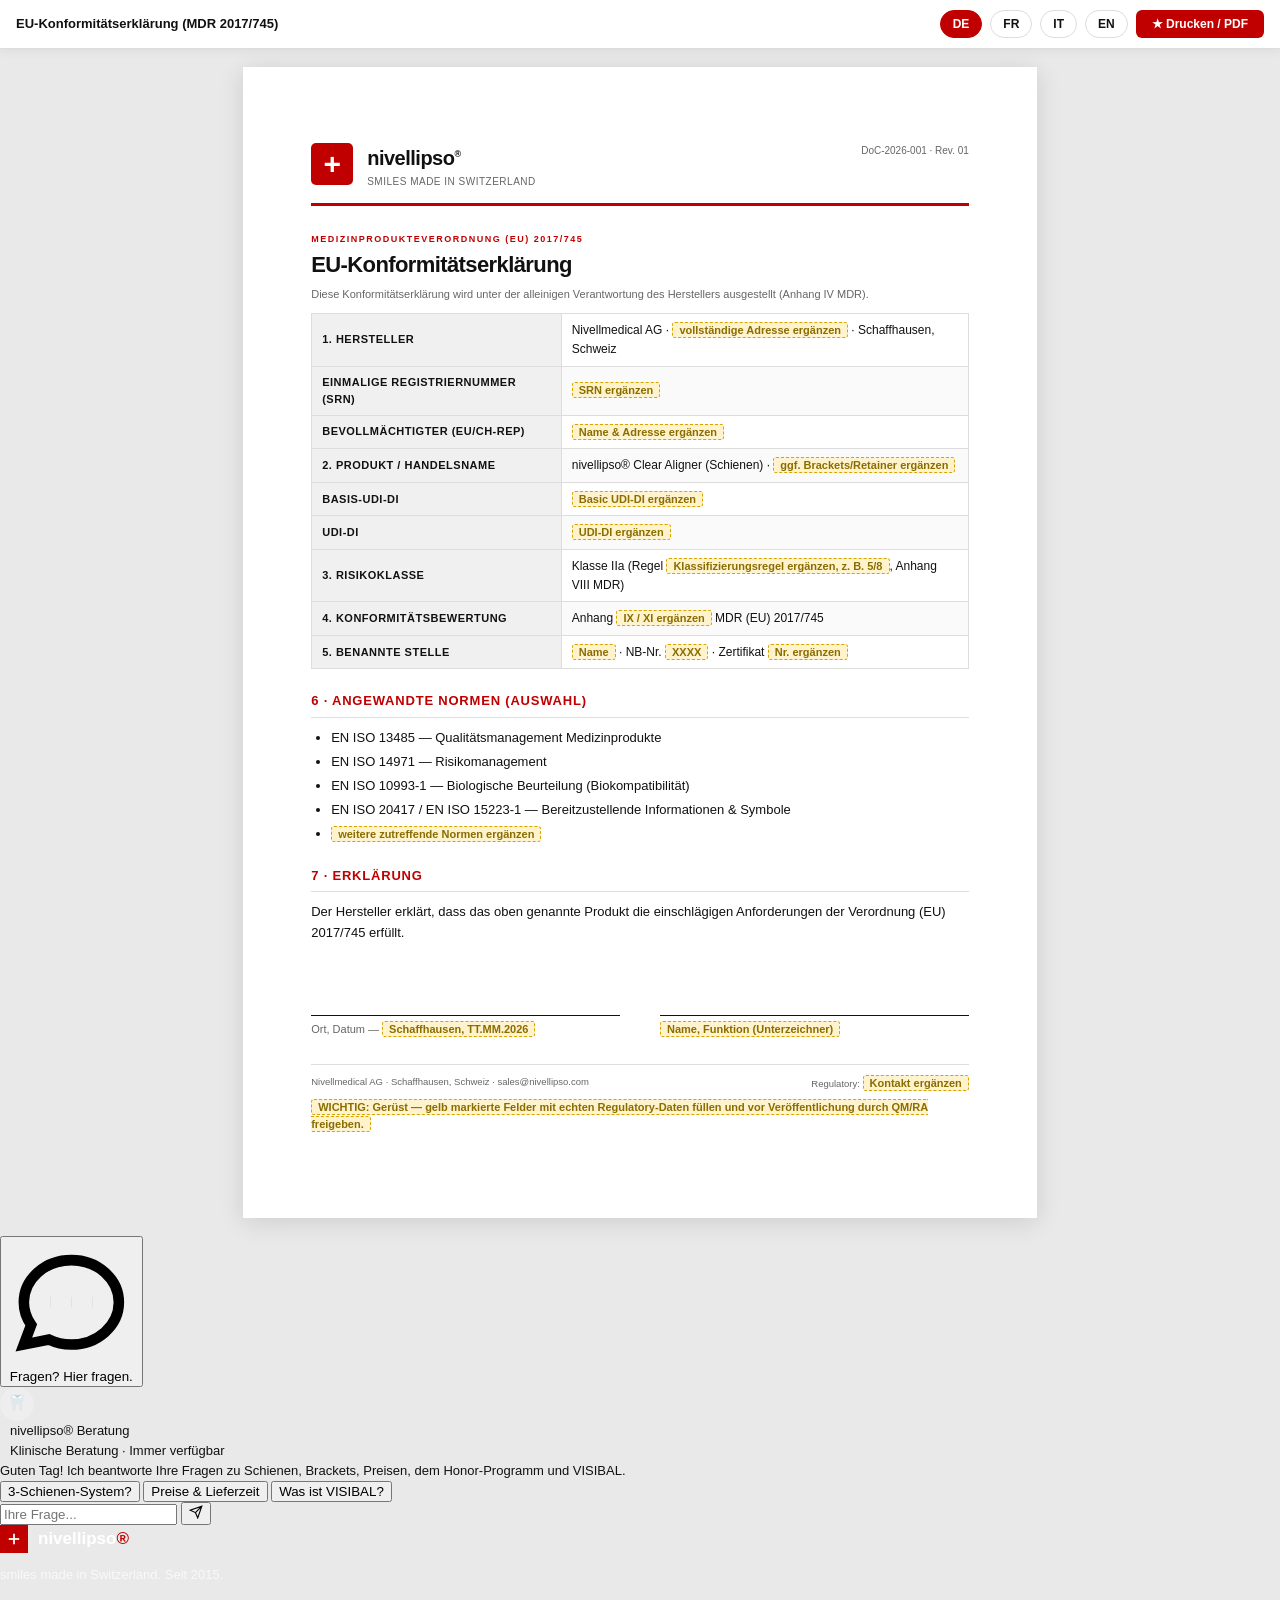
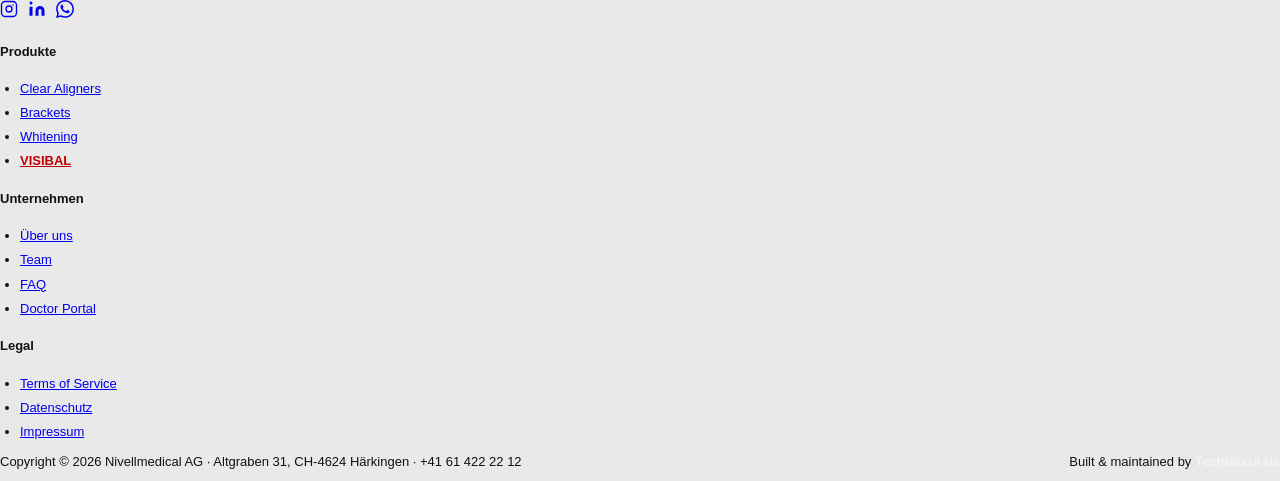
<file: dokumente/konformitaetserklaerung.html>
﻿<!DOCTYPE html>
<html lang="de">
<head>
<meta charset="utf-8"/>
<meta name="viewport" content="width=device-width, initial-scale=1"/>
<title>nivellipso® — EU-Konformitätserklärung</title>
<link rel="stylesheet" href="../assets/css/nivell-form.css?v=20260612"/>
</head>
<body>

<div class="toolbar">
  <span class="tb-title">EU-Konformitätserklärung (MDR 2017/745)</span>
  <button class="lang-pill" data-lang="de">DE</button>
  <button class="lang-pill" data-lang="fr">FR</button>
  <button class="lang-pill" data-lang="it">IT</button>
  <button class="lang-pill" data-lang="en">EN</button>
  <button class="print-btn" onclick="nivellPrint()">★ Drucken / PDF</button>
</div>

<!-- ════════ DE ════════ -->
<section class="lang-section" data-lang="de">
<div class="page">
  <div class="doc-head">
    <div class="logo-sq"></div>
    <div><div class="brand-name">nivellipso<sup>®</sup></div><div class="brand-sub">smiles made in Switzerland</div></div>
    <div class="doc-meta">DoC-2026-001 · Rev. 01</div>
  </div>
  <div class="doc-tag">Medizinprodukteverordnung (EU) 2017/745</div>
  <h1 class="doc-title">EU-Konformitätserklärung</h1>
  <p class="small">Diese Konformitätserklärung wird unter der alleinigen Verantwortung des Herstellers ausgestellt (Anhang IV MDR).</p>

  <table class="def-table">
    <tr><th>1. Hersteller</th><td>Nivellmedical AG · <span class="placeholder">vollständige Adresse ergänzen</span> · Schaffhausen, Schweiz</td></tr>
    <tr><th>Einmalige Registriernummer (SRN)</th><td><span class="placeholder">SRN ergänzen</span></td></tr>
    <tr><th>Bevollmächtigter (EU/CH-Rep)</th><td><span class="placeholder">Name &amp; Adresse ergänzen</span></td></tr>
    <tr><th>2. Produkt / Handelsname</th><td>nivellipso® Clear Aligner (Schienen) · <span class="placeholder">ggf. Brackets/Retainer ergänzen</span></td></tr>
    <tr><th>Basis-UDI-DI</th><td><span class="placeholder">Basic UDI-DI ergänzen</span></td></tr>
    <tr><th>UDI-DI</th><td><span class="placeholder">UDI-DI ergänzen</span></td></tr>
    <tr><th>3. Risikoklasse</th><td>Klasse IIa (Regel <span class="placeholder">Klassifizierungsregel ergänzen, z. B. 5/8</span>, Anhang VIII MDR)</td></tr>
    <tr><th>4. Konformitätsbewertung</th><td>Anhang <span class="placeholder">IX / XI ergänzen</span> MDR (EU) 2017/745</td></tr>
    <tr><th>5. Benannte Stelle</th><td><span class="placeholder">Name</span> · NB-Nr. <span class="placeholder">XXXX</span> · Zertifikat <span class="placeholder">Nr. ergänzen</span></td></tr>
  </table>

  <h2 class="sec">6 · Angewandte Normen (Auswahl)</h2>
  <ul>
    <li>EN ISO 13485 — Qualitätsmanagement Medizinprodukte</li>
    <li>EN ISO 14971 — Risikomanagement</li>
    <li>EN ISO 10993-1 — Biologische Beurteilung (Biokompatibilität)</li>
    <li>EN ISO 20417 / EN ISO 15223-1 — Bereitzustellende Informationen &amp; Symbole</li>
    <li><span class="placeholder">weitere zutreffende Normen ergänzen</span></li>
  </ul>

  <h2 class="sec">7 · Erklärung</h2>
  <p>Der Hersteller erklärt, dass das oben genannte Produkt die einschlägigen Anforderungen der Verordnung (EU) 2017/745 erfüllt.</p>

  <div class="sig-grid">
    <div class="sig"><div class="sig-line">Ort, Datum — <span class="placeholder">Schaffhausen, TT.MM.2026</span></div></div>
    <div class="sig"><div class="sig-line"><span class="placeholder">Name, Funktion (Unterzeichner)</span></div></div>
  </div>

  <div class="doc-foot">
    <span>Nivellmedical AG · Schaffhausen, Schweiz · sales@nivellipso.com</span>
    <span>Regulatory: <span class="placeholder">Kontakt ergänzen</span></span>
  </div>
  <p class="small" style="margin-top:8px;"><span class="placeholder">WICHTIG: Gerüst — gelb markierte Felder mit echten Regulatory-Daten füllen und vor Veröffentlichung durch QM/RA freigeben.</span></p>
</div>
</section>

<!-- ════════ FR ════════ -->
<section class="lang-section" data-lang="fr">
<div class="page">
  <div class="doc-head">
    <div class="logo-sq"></div>
    <div><div class="brand-name">nivellipso<sup>®</sup></div><div class="brand-sub">smiles made in Switzerland</div></div>
    <div class="doc-meta">DoC-2026-001 · Rév. 01</div>
  </div>
  <div class="doc-tag">Règlement (UE) 2017/745 relatif aux dispositifs médicaux</div>
  <h1 class="doc-title">Déclaration UE de conformité</h1>
  <p class="small">La présente déclaration est établie sous la seule responsabilité du fabricant (Annexe IV MDR).</p>

  <table class="def-table">
    <tr><th>1. Fabricant</th><td>Nivellmedical AG · <span class="placeholder">adresse complète à compléter</span> · Schaffhouse, Suisse</td></tr>
    <tr><th>Numéro d'enregistrement (SRN)</th><td><span class="placeholder">SRN à compléter</span></td></tr>
    <tr><th>Mandataire (UE/CH)</th><td><span class="placeholder">nom &amp; adresse à compléter</span></td></tr>
    <tr><th>2. Produit / nom commercial</th><td>nivellipso® Clear Aligners (gouttières) · <span class="placeholder">brackets/contention le cas échéant</span></td></tr>
    <tr><th>IUD-ID de base</th><td><span class="placeholder">Basic UDI-DI à compléter</span></td></tr>
    <tr><th>IUD-ID</th><td><span class="placeholder">UDI-DI à compléter</span></td></tr>
    <tr><th>3. Classe de risque</th><td>Classe IIa (règle <span class="placeholder">à compléter</span>, Annexe VIII MDR)</td></tr>
    <tr><th>4. Évaluation de la conformité</th><td>Annexe <span class="placeholder">IX / XI à compléter</span> MDR (UE) 2017/745</td></tr>
    <tr><th>5. Organisme notifié</th><td><span class="placeholder">nom</span> · n° ON <span class="placeholder">XXXX</span> · certificat <span class="placeholder">n° à compléter</span></td></tr>
  </table>

  <h2 class="sec">6 · Normes appliquées (sélection)</h2>
  <ul>
    <li>EN ISO 13485 — Management de la qualité (dispositifs médicaux)</li>
    <li>EN ISO 14971 — Gestion des risques</li>
    <li>EN ISO 10993-1 — Évaluation biologique (biocompatibilité)</li>
    <li>EN ISO 20417 / EN ISO 15223-1 — Informations à fournir &amp; symboles</li>
    <li><span class="placeholder">autres normes applicables à compléter</span></li>
  </ul>

  <h2 class="sec">7 · Déclaration</h2>
  <p>Le fabricant déclare que le produit ci-dessus satisfait aux exigences applicables du règlement (UE) 2017/745.</p>

  <div class="sig-grid">
    <div class="sig"><div class="sig-line">Lieu, date — <span class="placeholder">Schaffhouse, JJ.MM.2026</span></div></div>
    <div class="sig"><div class="sig-line"><span class="placeholder">nom, fonction (signataire)</span></div></div>
  </div>

  <div class="doc-foot">
    <span>Nivellmedical AG · Schaffhouse, Suisse · sales@nivellipso.com</span>
    <span>Regulatory : <span class="placeholder">contact à compléter</span></span>
  </div>
  <p class="small" style="margin-top:8px;"><span class="placeholder">IMPORTANT : trame — compléter les champs en jaune avec les données réglementaires réelles et faire valider par QM/RA avant publication.</span></p>
</div>
</section>

<!-- ════════ IT ════════ -->
<section class="lang-section" data-lang="it">
<div class="page">
  <div class="doc-head">
    <div class="logo-sq"></div>
    <div><div class="brand-name">nivellipso<sup>®</sup></div><div class="brand-sub">smiles made in Switzerland</div></div>
    <div class="doc-meta">DoC-2026-001 · Rev. 01</div>
  </div>
  <div class="doc-tag">Regolamento (UE) 2017/745 sui dispositivi medici</div>
  <h1 class="doc-title">Dichiarazione di conformità UE</h1>
  <p class="small">La presente dichiarazione è rilasciata sotto la responsabilità esclusiva del fabbricante (Allegato IV MDR).</p>

  <table class="def-table">
    <tr><th>1. Fabbricante</th><td>Nivellmedical AG · <span class="placeholder">indirizzo completo da inserire</span> · Sciaffusa, Svizzera</td></tr>
    <tr><th>Numero di registrazione (SRN)</th><td><span class="placeholder">SRN da inserire</span></td></tr>
    <tr><th>Mandatario (UE/CH)</th><td><span class="placeholder">nome &amp; indirizzo da inserire</span></td></tr>
    <tr><th>2. Prodotto / nome commerciale</th><td>nivellipso® Clear Aligners (allineatori) · <span class="placeholder">brackets/contenzione se del caso</span></td></tr>
    <tr><th>UDI-DI di base</th><td><span class="placeholder">Basic UDI-DI da inserire</span></td></tr>
    <tr><th>UDI-DI</th><td><span class="placeholder">UDI-DI da inserire</span></td></tr>
    <tr><th>3. Classe di rischio</th><td>Classe IIa (regola <span class="placeholder">da inserire</span>, Allegato VIII MDR)</td></tr>
    <tr><th>4. Valutazione della conformità</th><td>Allegato <span class="placeholder">IX / XI da inserire</span> MDR (UE) 2017/745</td></tr>
    <tr><th>5. Organismo notificato</th><td><span class="placeholder">nome</span> · n. ON <span class="placeholder">XXXX</span> · certificato <span class="placeholder">n. da inserire</span></td></tr>
  </table>

  <h2 class="sec">6 · Norme applicate (selezione)</h2>
  <ul>
    <li>EN ISO 13485 — Gestione della qualità (dispositivi medici)</li>
    <li>EN ISO 14971 — Gestione del rischio</li>
    <li>EN ISO 10993-1 — Valutazione biologica (biocompatibilità)</li>
    <li>EN ISO 20417 / EN ISO 15223-1 — Informazioni da fornire &amp; simboli</li>
    <li><span class="placeholder">altre norme applicabili da inserire</span></li>
  </ul>

  <h2 class="sec">7 · Dichiarazione</h2>
  <p>Il fabbricante dichiara che il prodotto sopra indicato soddisfa i requisiti applicabili del regolamento (UE) 2017/745.</p>

  <div class="sig-grid">
    <div class="sig"><div class="sig-line">Luogo, data — <span class="placeholder">Sciaffusa, GG.MM.2026</span></div></div>
    <div class="sig"><div class="sig-line"><span class="placeholder">nome, funzione (firmatario)</span></div></div>
  </div>

  <div class="doc-foot">
    <span>Nivellmedical AG · Sciaffusa, Svizzera · sales@nivellipso.com</span>
    <span>Regulatory: <span class="placeholder">contatto da inserire</span></span>
  </div>
  <p class="small" style="margin-top:8px;"><span class="placeholder">IMPORTANTE: bozza — compilare i campi in giallo con dati regolatori reali e far approvare da QM/RA prima della pubblicazione.</span></p>
</div>
</section>

<!-- ════════ EN ════════ -->
<section class="lang-section" data-lang="en">
<div class="page">
  <div class="doc-head">
    <div class="logo-sq"></div>
    <div><div class="brand-name">nivellipso<sup>®</sup></div><div class="brand-sub">smiles made in Switzerland</div></div>
    <div class="doc-meta">DoC-2026-001 · Rev. 01</div>
  </div>
  <div class="doc-tag">Medical Device Regulation (EU) 2017/745</div>
  <h1 class="doc-title">EU Declaration of Conformity</h1>
  <p class="small">This declaration of conformity is issued under the sole responsibility of the manufacturer (Annex IV MDR).</p>

  <table class="def-table">
    <tr><th>1. Manufacturer</th><td>Nivellmedical AG · <span class="placeholder">add full address</span> · Schaffhausen, Switzerland</td></tr>
    <tr><th>Single Registration Number (SRN)</th><td><span class="placeholder">add SRN</span></td></tr>
    <tr><th>Authorised Representative (EU/CH)</th><td><span class="placeholder">add name &amp; address</span></td></tr>
    <tr><th>2. Product / trade name</th><td>nivellipso® Clear Aligners · <span class="placeholder">add brackets/retainers if applicable</span></td></tr>
    <tr><th>Basic UDI-DI</th><td><span class="placeholder">add Basic UDI-DI</span></td></tr>
    <tr><th>UDI-DI</th><td><span class="placeholder">add UDI-DI</span></td></tr>
    <tr><th>3. Risk class</th><td>Class IIa (rule <span class="placeholder">add rule</span>, Annex VIII MDR)</td></tr>
    <tr><th>4. Conformity assessment</th><td>Annex <span class="placeholder">IX / XI add</span> MDR (EU) 2017/745</td></tr>
    <tr><th>5. Notified Body</th><td><span class="placeholder">name</span> · NB no. <span class="placeholder">XXXX</span> · certificate <span class="placeholder">no. add</span></td></tr>
  </table>

  <h2 class="sec">6 · Applied standards (selection)</h2>
  <ul>
    <li>EN ISO 13485 — Quality management for medical devices</li>
    <li>EN ISO 14971 — Risk management</li>
    <li>EN ISO 10993-1 — Biological evaluation (biocompatibility)</li>
    <li>EN ISO 20417 / EN ISO 15223-1 — Information supplied &amp; symbols</li>
    <li><span class="placeholder">add other applicable standards</span></li>
  </ul>

  <h2 class="sec">7 · Declaration</h2>
  <p>The manufacturer declares that the product named above meets the applicable requirements of Regulation (EU) 2017/745.</p>

  <div class="sig-grid">
    <div class="sig"><div class="sig-line">Place, date — <span class="placeholder">Schaffhausen, DD.MM.2026</span></div></div>
    <div class="sig"><div class="sig-line"><span class="placeholder">name, role (signatory)</span></div></div>
  </div>

  <div class="doc-foot">
    <span>Nivellmedical AG · Schaffhausen, Switzerland · sales@nivellipso.com</span>
    <span>Regulatory: <span class="placeholder">add contact</span></span>
  </div>
  <p class="small" style="margin-top:8px;"><span class="placeholder">IMPORTANT: framework — fill the yellow fields with real regulatory data and have QM/RA approve before publication.</span></p>
</div>
</section>

<script src="../assets/js/nivell-form.js?v=20260612"></script>
<button class="chat-toggle" id="chatToggle" onclick="toggleNivellChat()">
<svg class="c-icon" fill="none" stroke="currentColor" stroke-width="2" viewbox="0 0 24 24"><path d="M8 12h.01M12 12h.01M16 12h.01M21 12c0 4.418-4.03 8-9 8a9.863 9.863 0 01-4.255-.949L3 20l1.395-3.72C3.512 15.042 3 13.574 3 12c0-4.418 4.03-8 9-8s9 3.582 9 8z"></path></svg>
<span class="c-label" data-i18n="cb_btn">Fragen? Hier fragen.</span>
<svg class="c-close" fill="none" stroke="currentColor" stroke-width="2" style="display:none;" viewbox="0 0 24 24"><path d="M6 18L18 6M6 6l12 12"></path></svg>
</button>
<div class="chat-window" id="chatWindow">
<div class="chat-hdr"><div style="width:34px;height:34px;background:rgba(255,255,255,.2);border-radius:50%;display:flex;align-items:center;justify-content:center;font-size:16px;flex-shrink:0;">🦷</div><div style="margin-left:10px;"><div class="chat-hdr-name" data-i18n="cb_name">nivellipso® Beratung</div><div class="chat-hdr-sub" data-i18n="cb_status">Klinische Beratung · Immer verfügbar</div></div></div>
<div class="chat-msgs" id="chatMessages"><div class="msg-bot" data-i18n="cb_welcome">Guten Tag! Ich beantworte Ihre Fragen zu Schienen, Brackets, Preisen, dem Honor-Programm und VISIBAL.</div></div>
<div class="chat-suggs" id="chatSugg">
<button class="sugg" data-i18n="cs1" onclick="sendNivellSugg(this)">3-Schienen-System?</button>
<button class="sugg" data-i18n="cs2" onclick="sendNivellSugg(this)">Preise &amp; Lieferzeit</button>
<button class="sugg" data-i18n="cs3" onclick="sendNivellSugg(this)">Was ist VISIBAL?</button>
</div>
<div class="chat-input-row">
<input class="chat-input" id="chatInput" onkeypress="if(event.key==='Enter')sendNivellChat()" placeholder="Ihre Frage..."/>
<button class="chat-send" onclick="sendNivellChat()"><svg fill="none" height="14" stroke="currentColor" stroke-width="2" viewbox="0 0 24 24" width="14"><path d="M22 2L11 13M22 2l-7 20-4-9-9-4 20-7z"></path></svg></button>
</div>
</div>
<footer class="n-footer">
<div class="n-footer-inner">
<div class="n-footer-grid">
<div class="n-footer-brand">
  <div style="display:flex;align-items:center;gap:10px;margin-bottom:12px;">
    <div style="width:28px;height:28px;background:var(--red);display:flex;align-items:center;justify-content:center;"><svg viewBox="0 0 16 16" fill="none" width="14" height="14"><rect x="7" y="2" width="2" height="12" fill="white"/><rect x="2" y="7" width="12" height="2" fill="white"/></svg></div>
    <span style="font-size:17px;font-weight:700;color:white;">nivellipso<span style="color:var(--red);">®</span></span>
  </div>
  <p style="font-size:13px;color:rgba(255,255,255,.72);line-height:1.6;max-width:260px;"><span data-i18n="h_badge">smiles made in Switzerland.</span> <span data-i18n="ft_since">Seit 2015.</span></p>
  <div class="n-fsoc-row" style="display:flex;gap:10px;margin-top:14px;">
    <a href="https://www.instagram.com/nivellipso" target="_blank" rel="noopener noreferrer" aria-label="Instagram" class="n-fsoc"><svg aria-hidden="true" focusable="false" viewBox="0 0 24 24" fill="none" stroke="currentColor" stroke-width="1.8" width="18" height="18"><rect x="2" y="2" width="20" height="20" rx="5"/><circle cx="12" cy="12" r="4"/><circle cx="17.5" cy="6.5" r="1" fill="currentColor" stroke="none"/></svg></a>
    <a href="https://www.linkedin.com/company/nivellipso" target="_blank" rel="noopener noreferrer" aria-label="LinkedIn" class="n-fsoc"><svg aria-hidden="true" focusable="false" viewBox="0 0 24 24" fill="currentColor" width="18" height="18"><path d="M16 8a6 6 0 016 6v7h-4v-7a2 2 0 00-2-2 2 2 0 00-2 2v7h-4v-7a6 6 0 016-6zM2 9h4v12H2z"/><circle cx="4" cy="4" r="2"/></svg></a>
    <a href="https://wa.me/41794697176" target="_blank" rel="noopener noreferrer" aria-label="WhatsApp" class="n-fsoc"><svg aria-hidden="true" focusable="false" viewBox="0 0 24 24" fill="currentColor" width="18" height="18"><path d="M17.472 14.382c-.297-.149-1.758-.867-2.03-.967-.273-.099-.471-.148-.67.15-.197.297-.767.966-.94 1.164-.173.199-.347.223-.644.075-.297-.15-1.255-.463-2.39-1.475-.883-.788-1.48-1.761-1.653-2.059-.173-.297-.018-.458.13-.606.134-.133.298-.347.446-.52.149-.174.198-.298.298-.497.099-.198.05-.371-.025-.52-.075-.149-.669-1.612-.916-2.207-.242-.579-.487-.5-.669-.51-.173-.008-.371-.01-.57-.01-.198 0-.52.074-.792.372-.272.297-1.04 1.016-1.04 2.479 0 1.462 1.065 2.875 1.213 3.074.149.198 2.096 3.2 5.077 4.487.709.306 1.262.489 1.694.625.712.227 1.36.195 1.871.118.571-.085 1.758-.719 2.006-1.413.248-.694.248-1.289.173-1.413-.074-.124-.272-.198-.57-.347m-5.421 7.403h-.004a9.87 9.87 0 01-5.031-1.378l-.361-.214-3.741.982.998-3.648-.235-.374a9.86 9.86 0 01-1.51-5.26c.001-5.45 4.436-9.884 9.888-9.884 2.64 0 5.122 1.03 6.988 2.898a9.825 9.825 0 012.893 6.994c-.003 5.45-4.437 9.884-9.885 9.884m8.413-18.297A11.815 11.815 0 0012.05 0C5.495 0 .16 5.335.157 11.892c0 2.096.547 4.142 1.588 5.945L.057 24l6.305-1.654a11.882 11.882 0 005.683 1.448h.005c6.554 0 11.89-5.335 11.893-11.893a11.821 11.821 0 00-3.48-8.413z"/></svg></a>
  </div>
</div>
<div class="n-footer-col">
  <h4>Produkte</h4>
  <ul>
    <li><a href="/aligner/">Clear Aligners</a></li>
    <li><a href="/brackets/">Brackets</a></li>
    <li><a href="/whitening/">Whitening</a></li>
    <li><a href="/visibal/" style="color:var(--red);font-weight:700;">VISIBAL</a></li>
  </ul>
</div>
<div class="n-footer-col">
  <h4>Unternehmen</h4>
  <ul>
    <li><a href="/#about">Über uns</a></li>
    <li><a href="/#contacts">Team</a></li>
    <li><a href="/#faq">FAQ</a></li>
    <li><a href="https://nivellonlign.com/" target="_blank" rel="noopener noreferrer">Doctor Portal</a></li>
  </ul>
</div>
<div class="n-footer-col">
  <h4>Legal</h4>
  <ul>
    <li><a href="/agb/">Terms of Service</a></li>
    <li><a href="/datenschutz/">Datenschutz</a></li>
    <li><a href="/impressum/">Impressum</a></li>
  </ul>
</div>
</div>
<div class="n-footer-bottom" style="display:flex;align-items:center;justify-content:space-between;flex-wrap:wrap;gap:6px;">
  <p>Copyright &copy; 2026 Nivellmedical AG &middot; Altgraben 31, CH-4624 H&auml;rkingen &middot; +41 61 422 22 12</p>
  <p>Built &amp; maintained by <a href="https://technextasia.com" target="_blank" rel="noopener noreferrer" style="color:rgba(255,255,255,.5);text-decoration:none;font-weight:700;" onmouseover="this.style.color='#fff'" onmouseout="this.style.color='rgba(255,255,255,.5)'">TechNextAsia</a></p>
</div>
</div>
</footer>
</body>
</html>
</file>
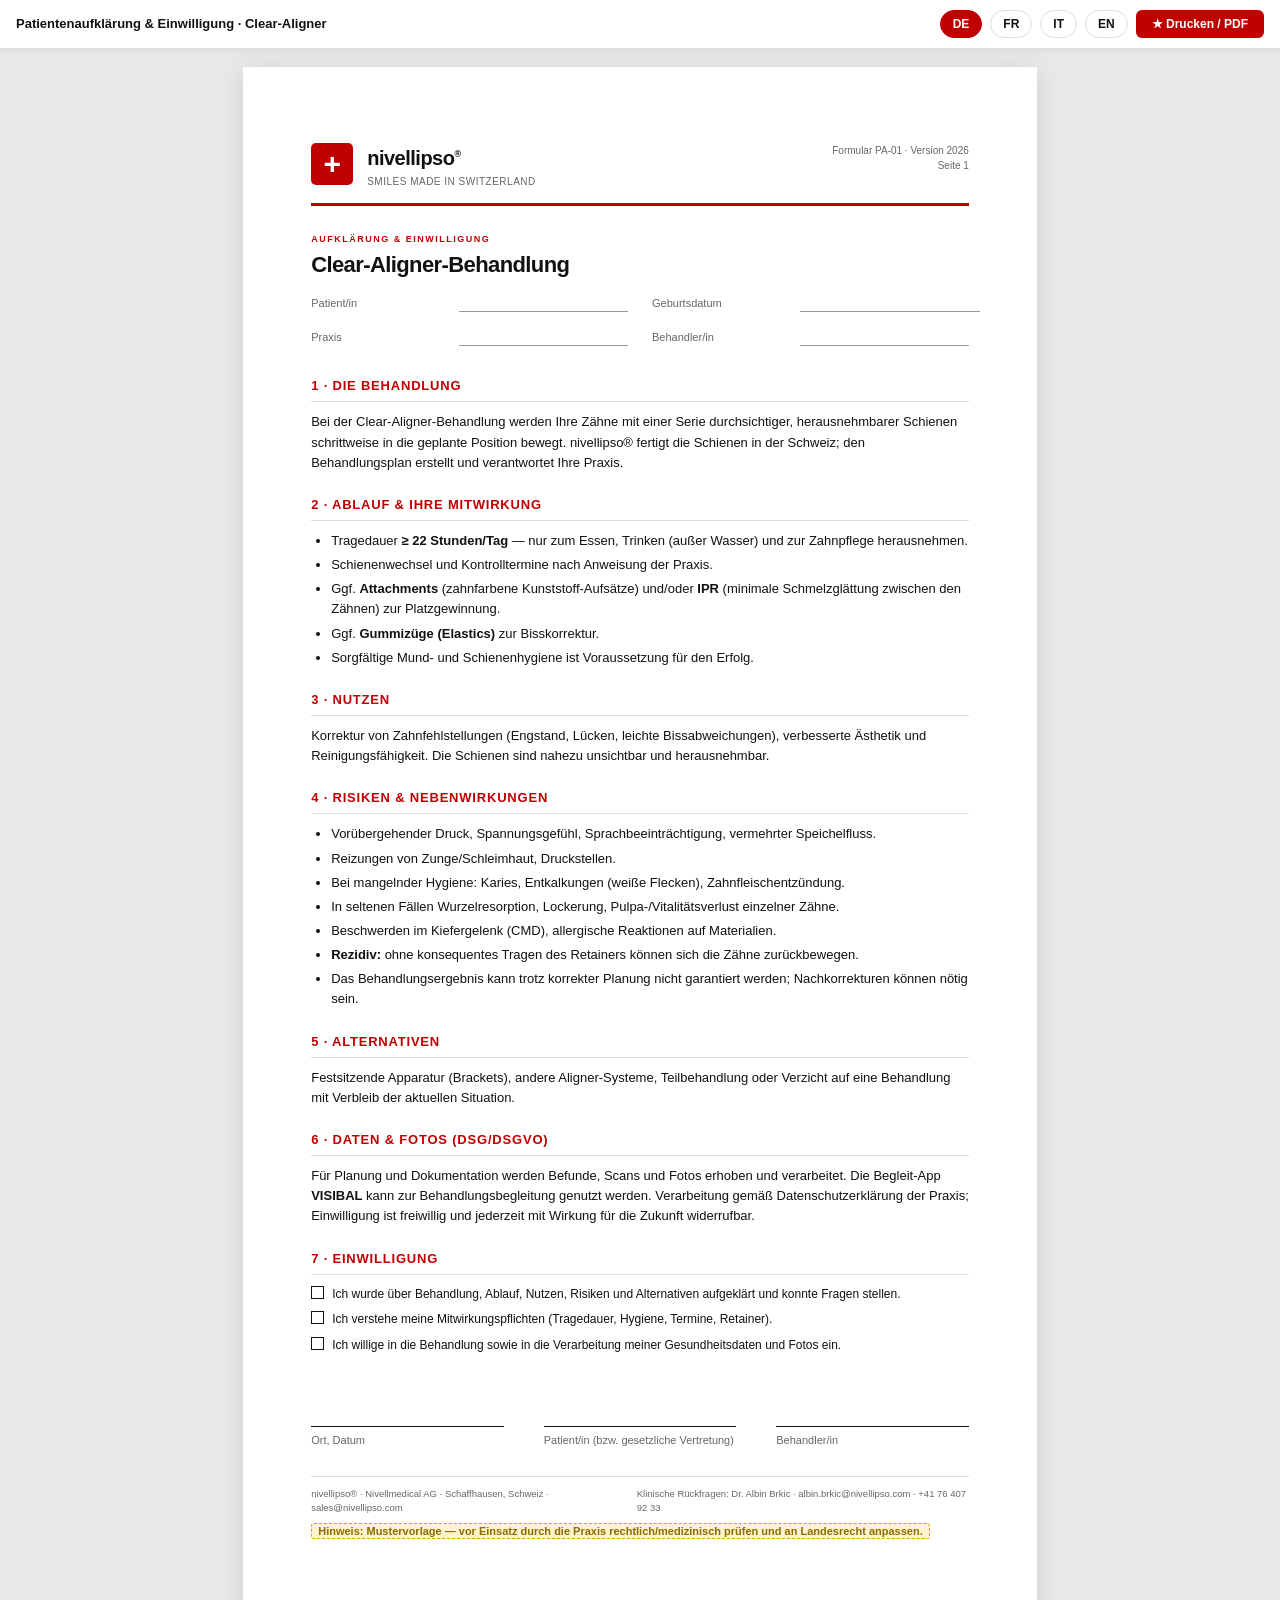
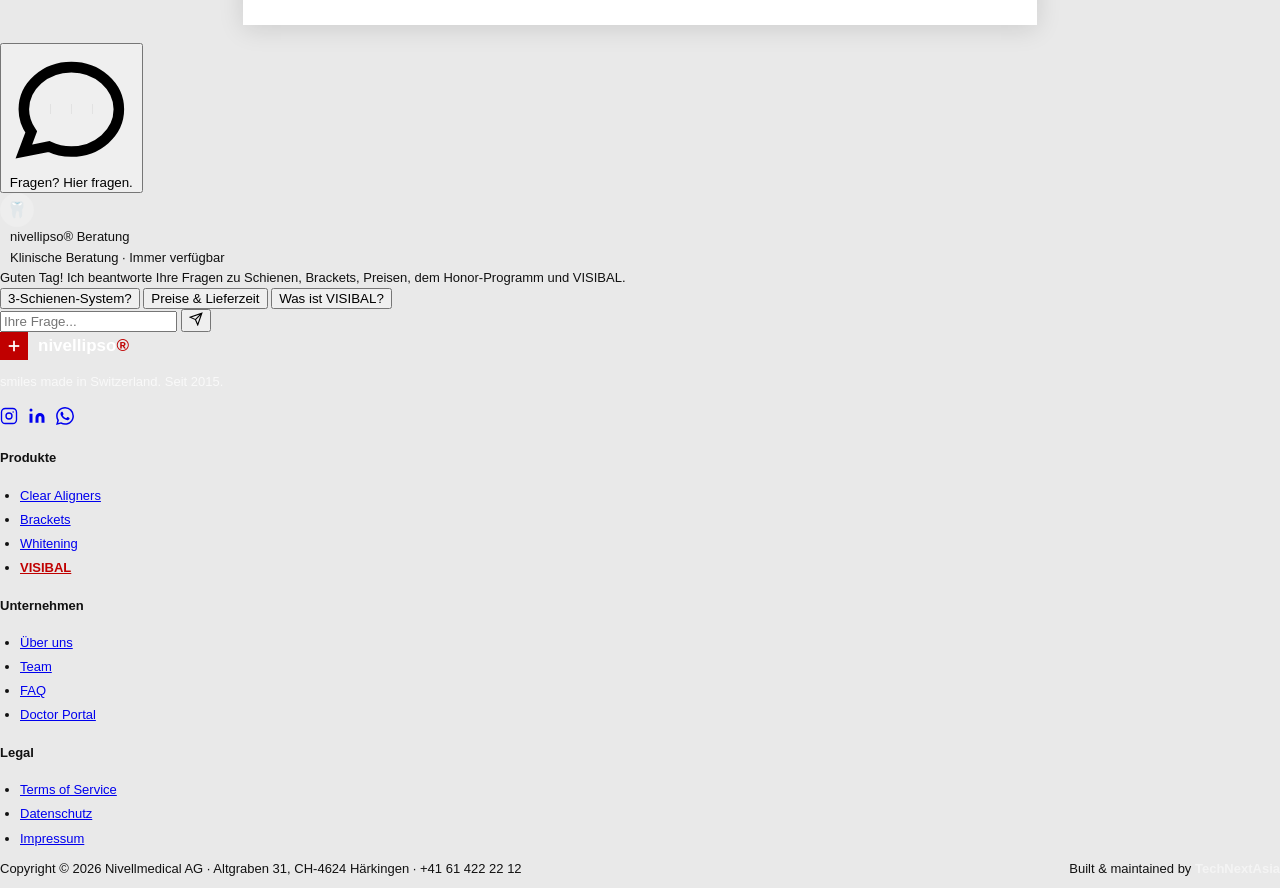
<file: dokumente/patientenaufklaerung.html>
﻿<!DOCTYPE html>
<html lang="de">
<head>
<meta charset="utf-8"/>
<meta name="viewport" content="width=device-width, initial-scale=1"/>
<title>nivellipso® — Patientenaufklärung Clear-Aligner</title>
<link rel="stylesheet" href="../assets/css/nivell-form.css?v=20260612"/>
</head>
<body>

<div class="toolbar">
  <span class="tb-title">Patientenaufklärung &amp; Einwilligung · Clear-Aligner</span>
  <button class="lang-pill" data-lang="de">DE</button>
  <button class="lang-pill" data-lang="fr">FR</button>
  <button class="lang-pill" data-lang="it">IT</button>
  <button class="lang-pill" data-lang="en">EN</button>
  <button class="print-btn" onclick="nivellPrint()">★ Drucken / PDF</button>
</div>

<!-- ════════════════════ DE ════════════════════ -->
<section class="lang-section" data-lang="de">
<div class="page">
  <div class="doc-head">
    <div class="logo-sq"></div>
    <div>
      <div class="brand-name">nivellipso<sup>®</sup></div>
      <div class="brand-sub">smiles made in Switzerland</div>
    </div>
    <div class="doc-meta">Formular PA-01 · Version 2026<br/>Seite 1</div>
  </div>
  <div class="doc-tag">Aufklärung &amp; Einwilligung</div>
  <h1 class="doc-title">Clear-Aligner-Behandlung</h1>

  <div class="row2">
    <div class="field"><label>Patient/in</label><span class="fill"></span></div>
    <div class="field"><label>Geburtsdatum</label><span class="fill short"></span></div>
  </div>
  <div class="row2">
    <div class="field"><label>Praxis</label><span class="fill"></span></div>
    <div class="field"><label>Behandler/in</label><span class="fill"></span></div>
  </div>

  <h2 class="sec">1 · Die Behandlung</h2>
  <p>Bei der Clear-Aligner-Behandlung werden Ihre Zähne mit einer Serie durchsichtiger, herausnehmbarer Schienen schrittweise in die geplante Position bewegt. nivellipso® fertigt die Schienen in der Schweiz; den Behandlungsplan erstellt und verantwortet Ihre Praxis.</p>

  <h2 class="sec">2 · Ablauf &amp; Ihre Mitwirkung</h2>
  <ul>
    <li>Tragedauer <strong>≥ 22 Stunden/Tag</strong> — nur zum Essen, Trinken (außer Wasser) und zur Zahnpflege herausnehmen.</li>
    <li>Schienenwechsel und Kontrolltermine nach Anweisung der Praxis.</li>
    <li>Ggf. <strong>Attachments</strong> (zahnfarbene Kunststoff-Aufsätze) und/oder <strong>IPR</strong> (minimale Schmelzglättung zwischen den Zähnen) zur Platzgewinnung.</li>
    <li>Ggf. <strong>Gummizüge (Elastics)</strong> zur Bisskorrektur.</li>
    <li>Sorgfältige Mund- und Schienenhygiene ist Voraussetzung für den Erfolg.</li>
  </ul>

  <h2 class="sec">3 · Nutzen</h2>
  <p>Korrektur von Zahnfehlstellungen (Engstand, Lücken, leichte Bissabweichungen), verbesserte Ästhetik und Reinigungsfähigkeit. Die Schienen sind nahezu unsichtbar und herausnehmbar.</p>

  <h2 class="sec">4 · Risiken &amp; Nebenwirkungen</h2>
  <ul>
    <li>Vorübergehender Druck, Spannungsgefühl, Sprachbeeinträchtigung, vermehrter Speichelfluss.</li>
    <li>Reizungen von Zunge/Schleimhaut, Druckstellen.</li>
    <li>Bei mangelnder Hygiene: Karies, Entkalkungen (weiße Flecken), Zahnfleischentzündung.</li>
    <li>In seltenen Fällen Wurzelresorption, Lockerung, Pulpa-/Vitalitätsverlust einzelner Zähne.</li>
    <li>Beschwerden im Kiefergelenk (CMD), allergische Reaktionen auf Materialien.</li>
    <li><strong>Rezidiv:</strong> ohne konsequentes Tragen des Retainers können sich die Zähne zurückbewegen.</li>
    <li>Das Behandlungsergebnis kann trotz korrekter Planung nicht garantiert werden; Nachkorrekturen können nötig sein.</li>
  </ul>

  <h2 class="sec">5 · Alternativen</h2>
  <p>Festsitzende Apparatur (Brackets), andere Aligner-Systeme, Teilbehandlung oder Verzicht auf eine Behandlung mit Verbleib der aktuellen Situation.</p>

  <h2 class="sec">6 · Daten &amp; Fotos (DSG/DSGVO)</h2>
  <p>Für Planung und Dokumentation werden Befunde, Scans und Fotos erhoben und verarbeitet. Die Begleit-App <strong>VISIBAL</strong> kann zur Behandlungsbegleitung genutzt werden. Verarbeitung gemäß Datenschutzerklärung der Praxis; Einwilligung ist freiwillig und jederzeit mit Wirkung für die Zukunft widerrufbar.</p>

  <h2 class="sec">7 · Einwilligung</h2>
  <div class="checkline"><span class="box"></span><span>Ich wurde über Behandlung, Ablauf, Nutzen, Risiken und Alternativen aufgeklärt und konnte Fragen stellen.</span></div>
  <div class="checkline"><span class="box"></span><span>Ich verstehe meine Mitwirkungspflichten (Tragedauer, Hygiene, Termine, Retainer).</span></div>
  <div class="checkline"><span class="box"></span><span>Ich willige in die Behandlung sowie in die Verarbeitung meiner Gesundheitsdaten und Fotos ein.</span></div>

  <div class="sig-grid">
    <div class="sig"><div class="sig-line">Ort, Datum</div></div>
    <div class="sig"><div class="sig-line">Patient/in (bzw. gesetzliche Vertretung)</div></div>
    <div class="sig"><div class="sig-line">Behandler/in</div></div>
  </div>

  <div class="doc-foot">
    <span>nivellipso® · Nivellmedical AG · Schaffhausen, Schweiz · sales@nivellipso.com</span>
    <span>Klinische Rückfragen: Dr. Albin Brkic · albin.brkic@nivellipso.com · +41 76 407 92 33</span>
  </div>
  <p class="small" style="margin-top:8px;"><span class="placeholder">Hinweis: Mustervorlage — vor Einsatz durch die Praxis rechtlich/medizinisch prüfen und an Landesrecht anpassen.</span></p>
</div>
</section>

<!-- ════════════════════ FR ════════════════════ -->
<section class="lang-section" data-lang="fr">
<div class="page">
  <div class="doc-head">
    <div class="logo-sq"></div>
    <div><div class="brand-name">nivellipso<sup>®</sup></div><div class="brand-sub">smiles made in Switzerland</div></div>
    <div class="doc-meta">Formulaire PA-01 · Version 2026<br/>Page 1</div>
  </div>
  <div class="doc-tag">Information &amp; Consentement</div>
  <h1 class="doc-title">Traitement par gouttières transparentes</h1>

  <div class="row2">
    <div class="field"><label>Patient(e)</label><span class="fill"></span></div>
    <div class="field"><label>Date de naissance</label><span class="fill short"></span></div>
  </div>
  <div class="row2">
    <div class="field"><label>Cabinet</label><span class="fill"></span></div>
    <div class="field"><label>Praticien(ne)</label><span class="fill"></span></div>
  </div>

  <h2 class="sec">1 · Le traitement</h2>
  <p>Le traitement par gouttières transparentes déplace progressivement vos dents vers la position planifiée à l'aide d'une série de gouttières amovibles. nivellipso® fabrique les gouttières en Suisse ; le plan de traitement est établi et assuré par votre cabinet.</p>

  <h2 class="sec">2 · Déroulement &amp; votre participation</h2>
  <ul>
    <li>Port <strong>≥ 22 heures/jour</strong> — retirer uniquement pour manger, boire (sauf l'eau) et l'hygiène.</li>
    <li>Changement des gouttières et rendez-vous selon les instructions du cabinet.</li>
    <li>Éventuellement <strong>taquets (attachments)</strong> et/ou <strong>IPR</strong> (réduction minime de l'émail entre les dents).</li>
    <li>Éventuellement <strong>élastiques</strong> pour corriger l'occlusion.</li>
    <li>Une hygiène soigneuse des dents et des gouttières est indispensable au succès.</li>
  </ul>

  <h2 class="sec">3 · Bénéfices</h2>
  <p>Correction des malpositions dentaires (encombrement, espaces, légers décalages d'occlusion), esthétique et hygiène améliorées. Les gouttières sont quasi invisibles et amovibles.</p>

  <h2 class="sec">4 · Risques &amp; effets indésirables</h2>
  <ul>
    <li>Pression passagère, tension, élocution modifiée, salivation accrue.</li>
    <li>Irritations de la langue/muqueuse, points de pression.</li>
    <li>En cas d'hygiène insuffisante : caries, déminéralisations (taches blanches), gingivite.</li>
    <li>Rarement : résorption radiculaire, mobilité, perte de vitalité de certaines dents.</li>
    <li>Troubles de l'articulation temporo-mandibulaire, réactions allergiques aux matériaux.</li>
    <li><strong>Récidive :</strong> sans port régulier de la contention, les dents peuvent se déplacer à nouveau.</li>
    <li>Le résultat ne peut être garanti malgré une planification correcte ; des retouches peuvent être nécessaires.</li>
  </ul>

  <h2 class="sec">5 · Alternatives</h2>
  <p>Appareil fixe (brackets), autres systèmes de gouttières, traitement partiel ou absence de traitement avec maintien de la situation actuelle.</p>

  <h2 class="sec">6 · Données &amp; photos (RGPD/LPD)</h2>
  <p>Des relevés, scans et photos sont collectés et traités pour la planification et la documentation. L'application <strong>VISIBAL</strong> peut accompagner le traitement. Traitement conforme à la déclaration de protection des données du cabinet ; le consentement est libre et révocable à tout moment pour l'avenir.</p>

  <h2 class="sec">7 · Consentement</h2>
  <div class="checkline"><span class="box"></span><span>J'ai été informé(e) du traitement, du déroulement, des bénéfices, des risques et des alternatives, et j'ai pu poser des questions.</span></div>
  <div class="checkline"><span class="box"></span><span>Je comprends mes obligations de participation (port, hygiène, rendez-vous, contention).</span></div>
  <div class="checkline"><span class="box"></span><span>Je consens au traitement ainsi qu'au traitement de mes données de santé et de mes photos.</span></div>

  <div class="sig-grid">
    <div class="sig"><div class="sig-line">Lieu, date</div></div>
    <div class="sig"><div class="sig-line">Patient(e) (ou représentant légal)</div></div>
    <div class="sig"><div class="sig-line">Praticien(ne)</div></div>
  </div>

  <div class="doc-foot">
    <span>nivellipso® · Nivellmedical AG · Schaffhouse, Suisse · sales@nivellipso.com</span>
    <span>Questions cliniques : Dr Albin Brkic · albin.brkic@nivellipso.com · +41 76 407 92 33</span>
  </div>
  <p class="small" style="margin-top:8px;"><span class="placeholder">Note : modèle — à vérifier juridiquement/médicalement et à adapter au droit local avant utilisation.</span></p>
</div>
</section>

<!-- ════════════════════ IT ════════════════════ -->
<section class="lang-section" data-lang="it">
<div class="page">
  <div class="doc-head">
    <div class="logo-sq"></div>
    <div><div class="brand-name">nivellipso<sup>®</sup></div><div class="brand-sub">smiles made in Switzerland</div></div>
    <div class="doc-meta">Modulo PA-01 · Versione 2026<br/>Pagina 1</div>
  </div>
  <div class="doc-tag">Informazione &amp; Consenso</div>
  <h1 class="doc-title">Trattamento con allineatori trasparenti</h1>

  <div class="row2">
    <div class="field"><label>Paziente</label><span class="fill"></span></div>
    <div class="field"><label>Data di nascita</label><span class="fill short"></span></div>
  </div>
  <div class="row2">
    <div class="field"><label>Studio</label><span class="fill"></span></div>
    <div class="field"><label>Odontoiatra</label><span class="fill"></span></div>
  </div>

  <h2 class="sec">1 · Il trattamento</h2>
  <p>Il trattamento con allineatori trasparenti sposta gradualmente i denti nella posizione pianificata tramite una serie di mascherine rimovibili. nivellipso® produce gli allineatori in Svizzera; il piano di trattamento è definito e gestito dal vostro studio.</p>

  <h2 class="sec">2 · Svolgimento &amp; la vostra collaborazione</h2>
  <ul>
    <li>Utilizzo <strong>≥ 22 ore/giorno</strong> — rimuovere solo per mangiare, bere (tranne acqua) e l'igiene.</li>
    <li>Cambio degli allineatori e controlli secondo le istruzioni dello studio.</li>
    <li>Eventuali <strong>attachment</strong> (rilievi in composito) e/o <strong>IPR</strong> (minima riduzione dello smalto tra i denti).</li>
    <li>Eventuali <strong>elastici</strong> per la correzione dell'occlusione.</li>
    <li>Un'accurata igiene dei denti e degli allineatori è indispensabile per il successo.</li>
  </ul>

  <h2 class="sec">3 · Benefici</h2>
  <p>Correzione delle malposizioni dentali (affollamento, spazi, lievi discrepanze occlusali), migliore estetica e igiene. Gli allineatori sono quasi invisibili e rimovibili.</p>

  <h2 class="sec">4 · Rischi &amp; effetti indesiderati</h2>
  <ul>
    <li>Pressione transitoria, tensione, alterazione della fonazione, aumento della salivazione.</li>
    <li>Irritazioni di lingua/mucosa, punti di pressione.</li>
    <li>In caso di igiene insufficiente: carie, demineralizzazioni (macchie bianche), gengivite.</li>
    <li>Raramente: riassorbimento radicolare, mobilità, perdita di vitalità di singoli denti.</li>
    <li>Disturbi dell'articolazione temporo-mandibolare, reazioni allergiche ai materiali.</li>
    <li><strong>Recidiva:</strong> senza un uso costante della contenzione i denti possono spostarsi nuovamente.</li>
    <li>Il risultato non può essere garantito nonostante una pianificazione corretta; possono essere necessari ritocchi.</li>
  </ul>

  <h2 class="sec">5 · Alternative</h2>
  <p>Apparecchio fisso (brackets), altri sistemi di allineatori, trattamento parziale o rinuncia al trattamento con mantenimento della situazione attuale.</p>

  <h2 class="sec">6 · Dati &amp; foto (GDPR/LPD)</h2>
  <p>Per la pianificazione e la documentazione vengono raccolti e trattati referti, scansioni e foto. L'app <strong>VISIBAL</strong> può accompagnare il trattamento. Trattamento conforme all'informativa privacy dello studio; il consenso è libero e revocabile in qualsiasi momento con effetto per il futuro.</p>

  <h2 class="sec">7 · Consenso</h2>
  <div class="checkline"><span class="box"></span><span>Sono stato/a informato/a su trattamento, svolgimento, benefici, rischi e alternative e ho potuto porre domande.</span></div>
  <div class="checkline"><span class="box"></span><span>Comprendo i miei obblighi di collaborazione (utilizzo, igiene, appuntamenti, contenzione).</span></div>
  <div class="checkline"><span class="box"></span><span>Acconsento al trattamento e al trattamento dei miei dati sanitari e delle foto.</span></div>

  <div class="sig-grid">
    <div class="sig"><div class="sig-line">Luogo, data</div></div>
    <div class="sig"><div class="sig-line">Paziente (o rappresentante legale)</div></div>
    <div class="sig"><div class="sig-line">Odontoiatra</div></div>
  </div>

  <div class="doc-foot">
    <span>nivellipso® · Nivellmedical AG · Sciaffusa, Svizzera · sales@nivellipso.com</span>
    <span>Domande cliniche: Dr. Albin Brkic · albin.brkic@nivellipso.com · +41 76 407 92 33</span>
  </div>
  <p class="small" style="margin-top:8px;"><span class="placeholder">Nota: modello — da verificare legalmente/medicalmente e adattare al diritto locale prima dell'uso.</span></p>
</div>
</section>

<!-- ════════════════════ EN ════════════════════ -->
<section class="lang-section" data-lang="en">
<div class="page">
  <div class="doc-head">
    <div class="logo-sq"></div>
    <div><div class="brand-name">nivellipso<sup>®</sup></div><div class="brand-sub">smiles made in Switzerland</div></div>
    <div class="doc-meta">Form PA-01 · Version 2026<br/>Page 1</div>
  </div>
  <div class="doc-tag">Information &amp; Consent</div>
  <h1 class="doc-title">Clear Aligner Treatment</h1>

  <div class="row2">
    <div class="field"><label>Patient</label><span class="fill"></span></div>
    <div class="field"><label>Date of birth</label><span class="fill short"></span></div>
  </div>
  <div class="row2">
    <div class="field"><label>Practice</label><span class="fill"></span></div>
    <div class="field"><label>Clinician</label><span class="fill"></span></div>
  </div>

  <h2 class="sec">1 · The treatment</h2>
  <p>Clear aligner treatment gradually moves your teeth into the planned position using a series of transparent, removable aligners. nivellipso® manufactures the aligners in Switzerland; the treatment plan is created and supervised by your practice.</p>

  <h2 class="sec">2 · Procedure &amp; your cooperation</h2>
  <ul>
    <li>Wear <strong>≥ 22 hours/day</strong> — remove only for eating, drinking (except water) and oral care.</li>
    <li>Aligner changes and check-ups as instructed by the practice.</li>
    <li>Possible <strong>attachments</strong> (tooth-coloured composite bumps) and/or <strong>IPR</strong> (minimal enamel reduction between teeth).</li>
    <li>Possible <strong>elastics</strong> to correct the bite.</li>
    <li>Careful tooth and aligner hygiene is essential for success.</li>
  </ul>

  <h2 class="sec">3 · Benefits</h2>
  <p>Correction of misaligned teeth (crowding, spacing, minor bite discrepancies), improved aesthetics and cleanability. The aligners are nearly invisible and removable.</p>

  <h2 class="sec">4 · Risks &amp; side effects</h2>
  <ul>
    <li>Temporary pressure, tension, altered speech, increased salivation.</li>
    <li>Irritation of tongue/mucosa, pressure spots.</li>
    <li>With insufficient hygiene: caries, decalcification (white spots), gingivitis.</li>
    <li>Rarely: root resorption, loosening, loss of vitality of individual teeth.</li>
    <li>Temporomandibular joint discomfort, allergic reactions to materials.</li>
    <li><strong>Relapse:</strong> without consistent retainer wear, teeth may move back.</li>
    <li>The result cannot be guaranteed despite correct planning; refinements may be necessary.</li>
  </ul>

  <h2 class="sec">5 · Alternatives</h2>
  <p>Fixed appliance (braces), other aligner systems, partial treatment, or no treatment with the current situation remaining.</p>

  <h2 class="sec">6 · Data &amp; photos (GDPR/FADP)</h2>
  <p>Findings, scans and photos are collected and processed for planning and documentation. The <strong>VISIBAL</strong> app may be used to support the treatment. Processing in accordance with the practice's privacy notice; consent is voluntary and may be withdrawn at any time with future effect.</p>

  <h2 class="sec">7 · Consent</h2>
  <div class="checkline"><span class="box"></span><span>I have been informed about the treatment, procedure, benefits, risks and alternatives, and was able to ask questions.</span></div>
  <div class="checkline"><span class="box"></span><span>I understand my cooperation duties (wear time, hygiene, appointments, retainer).</span></div>
  <div class="checkline"><span class="box"></span><span>I consent to the treatment and to the processing of my health data and photos.</span></div>

  <div class="sig-grid">
    <div class="sig"><div class="sig-line">Place, date</div></div>
    <div class="sig"><div class="sig-line">Patient (or legal guardian)</div></div>
    <div class="sig"><div class="sig-line">Clinician</div></div>
  </div>

  <div class="doc-foot">
    <span>nivellipso® · Nivellmedical AG · Schaffhausen, Switzerland · sales@nivellipso.com</span>
    <span>Clinical questions: Dr Albin Brkic · albin.brkic@nivellipso.com · +41 76 407 92 33</span>
  </div>
  <p class="small" style="margin-top:8px;"><span class="placeholder">Note: template — have it legally/medically reviewed and adapted to local law before use.</span></p>
</div>
</section>

<script src="../assets/js/nivell-form.js?v=20260612"></script>
<button class="chat-toggle" id="chatToggle" onclick="toggleNivellChat()">
<svg class="c-icon" fill="none" stroke="currentColor" stroke-width="2" viewbox="0 0 24 24"><path d="M8 12h.01M12 12h.01M16 12h.01M21 12c0 4.418-4.03 8-9 8a9.863 9.863 0 01-4.255-.949L3 20l1.395-3.72C3.512 15.042 3 13.574 3 12c0-4.418 4.03-8 9-8s9 3.582 9 8z"></path></svg>
<span class="c-label" data-i18n="cb_btn">Fragen? Hier fragen.</span>
<svg class="c-close" fill="none" stroke="currentColor" stroke-width="2" style="display:none;" viewbox="0 0 24 24"><path d="M6 18L18 6M6 6l12 12"></path></svg>
</button>
<div class="chat-window" id="chatWindow">
<div class="chat-hdr"><div style="width:34px;height:34px;background:rgba(255,255,255,.2);border-radius:50%;display:flex;align-items:center;justify-content:center;font-size:16px;flex-shrink:0;">🦷</div><div style="margin-left:10px;"><div class="chat-hdr-name" data-i18n="cb_name">nivellipso® Beratung</div><div class="chat-hdr-sub" data-i18n="cb_status">Klinische Beratung · Immer verfügbar</div></div></div>
<div class="chat-msgs" id="chatMessages"><div class="msg-bot" data-i18n="cb_welcome">Guten Tag! Ich beantworte Ihre Fragen zu Schienen, Brackets, Preisen, dem Honor-Programm und VISIBAL.</div></div>
<div class="chat-suggs" id="chatSugg">
<button class="sugg" data-i18n="cs1" onclick="sendNivellSugg(this)">3-Schienen-System?</button>
<button class="sugg" data-i18n="cs2" onclick="sendNivellSugg(this)">Preise &amp; Lieferzeit</button>
<button class="sugg" data-i18n="cs3" onclick="sendNivellSugg(this)">Was ist VISIBAL?</button>
</div>
<div class="chat-input-row">
<input class="chat-input" id="chatInput" onkeypress="if(event.key==='Enter')sendNivellChat()" placeholder="Ihre Frage..."/>
<button class="chat-send" onclick="sendNivellChat()"><svg fill="none" height="14" stroke="currentColor" stroke-width="2" viewbox="0 0 24 24" width="14"><path d="M22 2L11 13M22 2l-7 20-4-9-9-4 20-7z"></path></svg></button>
</div>
</div>
<footer class="n-footer">
<div class="n-footer-inner">
<div class="n-footer-grid">
<div class="n-footer-brand">
  <div style="display:flex;align-items:center;gap:10px;margin-bottom:12px;">
    <div style="width:28px;height:28px;background:var(--red);display:flex;align-items:center;justify-content:center;"><svg viewBox="0 0 16 16" fill="none" width="14" height="14"><rect x="7" y="2" width="2" height="12" fill="white"/><rect x="2" y="7" width="12" height="2" fill="white"/></svg></div>
    <span style="font-size:17px;font-weight:700;color:white;">nivellipso<span style="color:var(--red);">®</span></span>
  </div>
  <p style="font-size:13px;color:rgba(255,255,255,.72);line-height:1.6;max-width:260px;"><span data-i18n="h_badge">smiles made in Switzerland.</span> <span data-i18n="ft_since">Seit 2015.</span></p>
  <div class="n-fsoc-row" style="display:flex;gap:10px;margin-top:14px;">
    <a href="https://www.instagram.com/nivellipso" target="_blank" rel="noopener noreferrer" aria-label="Instagram" class="n-fsoc"><svg aria-hidden="true" focusable="false" viewBox="0 0 24 24" fill="none" stroke="currentColor" stroke-width="1.8" width="18" height="18"><rect x="2" y="2" width="20" height="20" rx="5"/><circle cx="12" cy="12" r="4"/><circle cx="17.5" cy="6.5" r="1" fill="currentColor" stroke="none"/></svg></a>
    <a href="https://www.linkedin.com/company/nivellipso" target="_blank" rel="noopener noreferrer" aria-label="LinkedIn" class="n-fsoc"><svg aria-hidden="true" focusable="false" viewBox="0 0 24 24" fill="currentColor" width="18" height="18"><path d="M16 8a6 6 0 016 6v7h-4v-7a2 2 0 00-2-2 2 2 0 00-2 2v7h-4v-7a6 6 0 016-6zM2 9h4v12H2z"/><circle cx="4" cy="4" r="2"/></svg></a>
    <a href="https://wa.me/41794697176" target="_blank" rel="noopener noreferrer" aria-label="WhatsApp" class="n-fsoc"><svg aria-hidden="true" focusable="false" viewBox="0 0 24 24" fill="currentColor" width="18" height="18"><path d="M17.472 14.382c-.297-.149-1.758-.867-2.03-.967-.273-.099-.471-.148-.67.15-.197.297-.767.966-.94 1.164-.173.199-.347.223-.644.075-.297-.15-1.255-.463-2.39-1.475-.883-.788-1.48-1.761-1.653-2.059-.173-.297-.018-.458.13-.606.134-.133.298-.347.446-.52.149-.174.198-.298.298-.497.099-.198.05-.371-.025-.52-.075-.149-.669-1.612-.916-2.207-.242-.579-.487-.5-.669-.51-.173-.008-.371-.01-.57-.01-.198 0-.52.074-.792.372-.272.297-1.04 1.016-1.04 2.479 0 1.462 1.065 2.875 1.213 3.074.149.198 2.096 3.2 5.077 4.487.709.306 1.262.489 1.694.625.712.227 1.36.195 1.871.118.571-.085 1.758-.719 2.006-1.413.248-.694.248-1.289.173-1.413-.074-.124-.272-.198-.57-.347m-5.421 7.403h-.004a9.87 9.87 0 01-5.031-1.378l-.361-.214-3.741.982.998-3.648-.235-.374a9.86 9.86 0 01-1.51-5.26c.001-5.45 4.436-9.884 9.888-9.884 2.64 0 5.122 1.03 6.988 2.898a9.825 9.825 0 012.893 6.994c-.003 5.45-4.437 9.884-9.885 9.884m8.413-18.297A11.815 11.815 0 0012.05 0C5.495 0 .16 5.335.157 11.892c0 2.096.547 4.142 1.588 5.945L.057 24l6.305-1.654a11.882 11.882 0 005.683 1.448h.005c6.554 0 11.89-5.335 11.893-11.893a11.821 11.821 0 00-3.48-8.413z"/></svg></a>
  </div>
</div>
<div class="n-footer-col">
  <h4>Produkte</h4>
  <ul>
    <li><a href="/aligner/">Clear Aligners</a></li>
    <li><a href="/brackets/">Brackets</a></li>
    <li><a href="/whitening/">Whitening</a></li>
    <li><a href="/visibal/" style="color:var(--red);font-weight:700;">VISIBAL</a></li>
  </ul>
</div>
<div class="n-footer-col">
  <h4>Unternehmen</h4>
  <ul>
    <li><a href="/#about">Über uns</a></li>
    <li><a href="/#contacts">Team</a></li>
    <li><a href="/#faq">FAQ</a></li>
    <li><a href="https://nivellonlign.com/" target="_blank" rel="noopener noreferrer">Doctor Portal</a></li>
  </ul>
</div>
<div class="n-footer-col">
  <h4>Legal</h4>
  <ul>
    <li><a href="/agb/">Terms of Service</a></li>
    <li><a href="/datenschutz/">Datenschutz</a></li>
    <li><a href="/impressum/">Impressum</a></li>
  </ul>
</div>
</div>
<div class="n-footer-bottom" style="display:flex;align-items:center;justify-content:space-between;flex-wrap:wrap;gap:6px;">
  <p>Copyright &copy; 2026 Nivellmedical AG &middot; Altgraben 31, CH-4624 H&auml;rkingen &middot; +41 61 422 22 12</p>
  <p>Built &amp; maintained by <a href="https://technextasia.com" target="_blank" rel="noopener noreferrer" style="color:rgba(255,255,255,.5);text-decoration:none;font-weight:700;" onmouseover="this.style.color='#fff'" onmouseout="this.style.color='rgba(255,255,255,.5)'">TechNextAsia</a></p>
</div>
</div>
</footer>
</body>
</html>
</file>
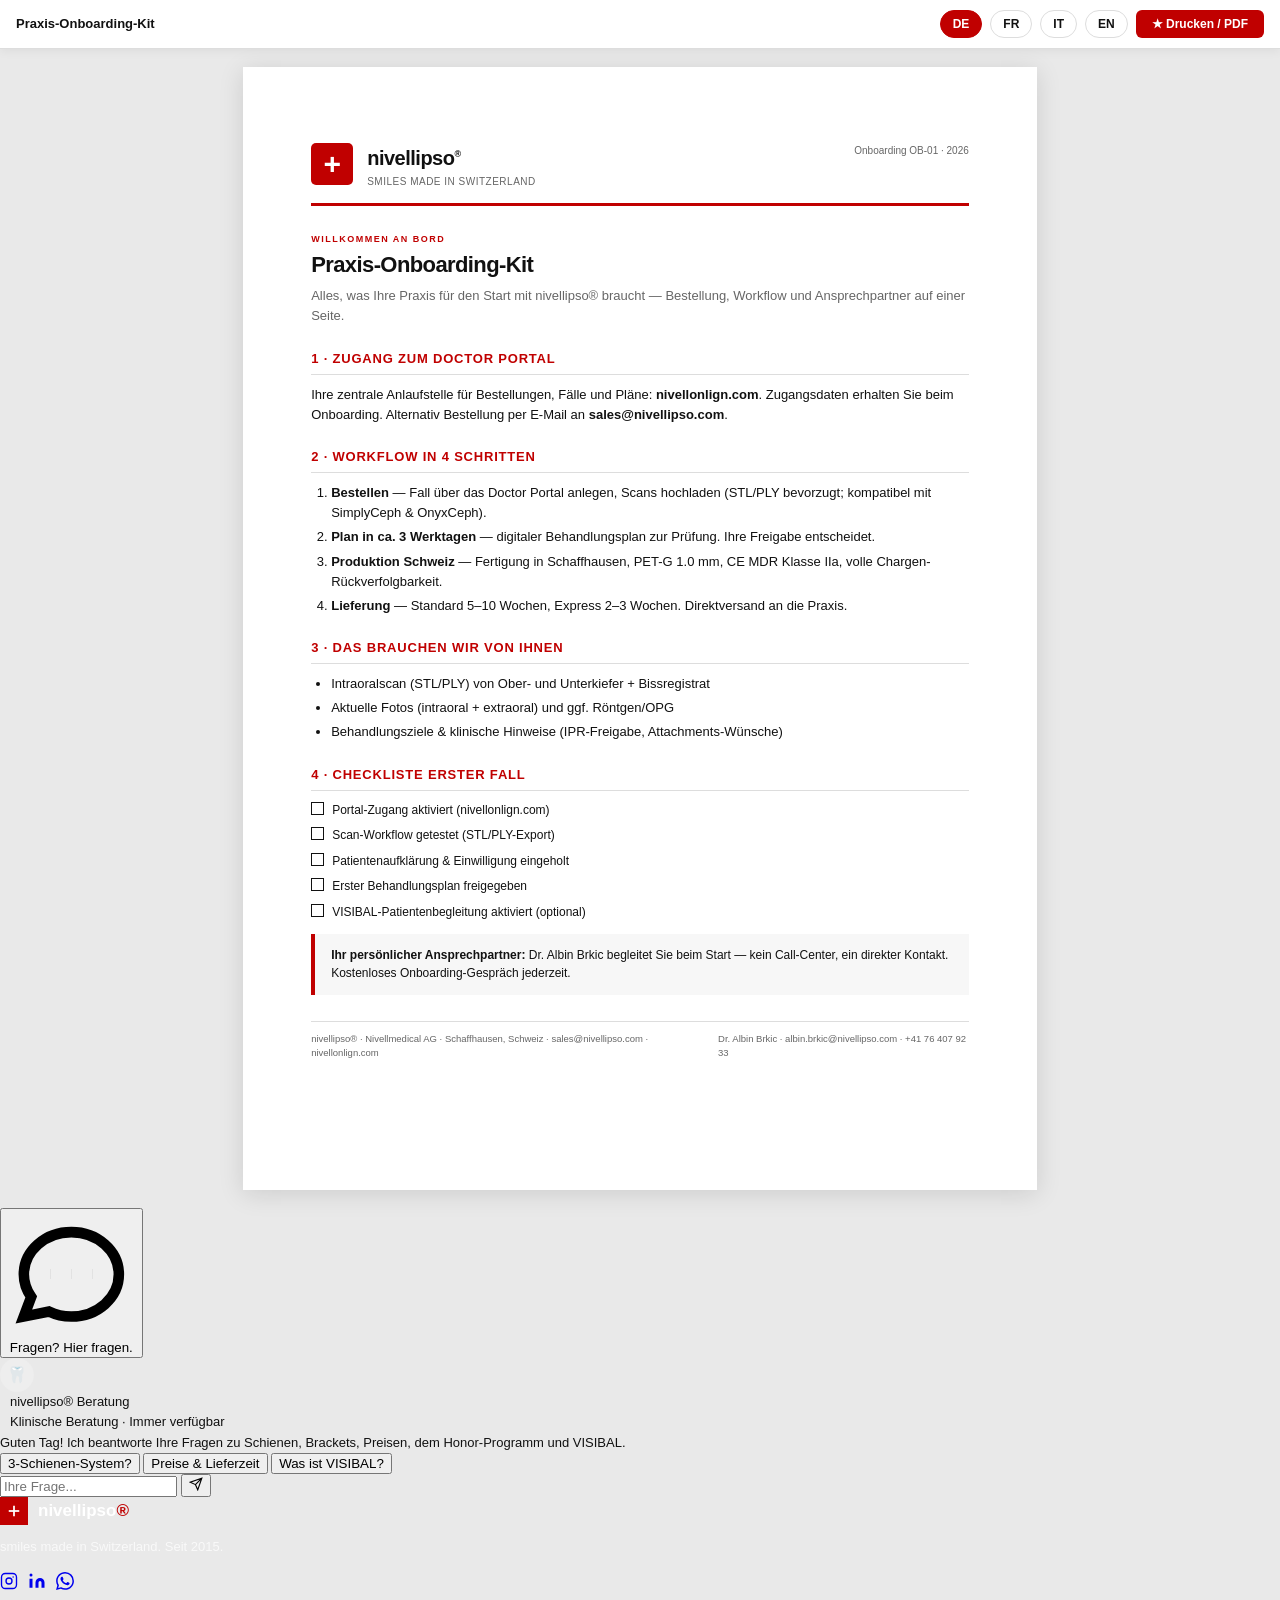
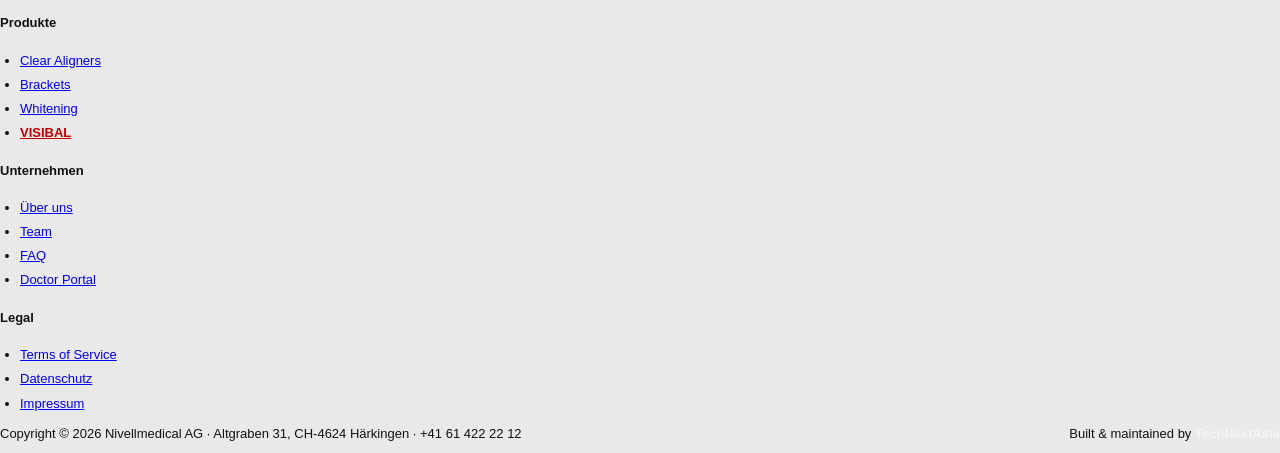
<file: dokumente/praxis-onboarding-kit.html>
﻿<!DOCTYPE html>
<html lang="de">
<head>
<meta charset="utf-8"/>
<meta name="viewport" content="width=device-width, initial-scale=1"/>
<title>nivellipso® — Praxis-Onboarding-Kit</title>
<link rel="stylesheet" href="../assets/css/nivell-form.css?v=20260612"/>
</head>
<body>

<div class="toolbar">
  <span class="tb-title">Praxis-Onboarding-Kit</span>
  <button class="lang-pill" data-lang="de">DE</button>
  <button class="lang-pill" data-lang="fr">FR</button>
  <button class="lang-pill" data-lang="it">IT</button>
  <button class="lang-pill" data-lang="en">EN</button>
  <button class="print-btn" onclick="nivellPrint()">★ Drucken / PDF</button>
</div>

<!-- ════════ DE ════════ -->
<section class="lang-section" data-lang="de">
<div class="page">
  <div class="doc-head">
    <div class="logo-sq"></div>
    <div><div class="brand-name">nivellipso<sup>®</sup></div><div class="brand-sub">smiles made in Switzerland</div></div>
    <div class="doc-meta">Onboarding OB-01 · 2026</div>
  </div>
  <div class="doc-tag">Willkommen an Bord</div>
  <h1 class="doc-title">Praxis-Onboarding-Kit</h1>
  <p class="muted">Alles, was Ihre Praxis für den Start mit nivellipso® braucht — Bestellung, Workflow und Ansprechpartner auf einer Seite.</p>

  <h2 class="sec">1 · Zugang zum Doctor Portal</h2>
  <p>Ihre zentrale Anlaufstelle für Bestellungen, Fälle und Pläne: <strong>nivellonlign.com</strong>. Zugangsdaten erhalten Sie beim Onboarding. Alternativ Bestellung per E-Mail an <strong>sales@nivellipso.com</strong>.</p>

  <h2 class="sec">2 · Workflow in 4 Schritten</h2>
  <ol>
    <li><strong>Bestellen</strong> — Fall über das Doctor Portal anlegen, Scans hochladen (STL/PLY bevorzugt; kompatibel mit SimplyCeph &amp; OnyxCeph).</li>
    <li><strong>Plan in ca. 3 Werktagen</strong> — digitaler Behandlungsplan zur Prüfung. Ihre Freigabe entscheidet.</li>
    <li><strong>Produktion Schweiz</strong> — Fertigung in Schaffhausen, PET-G 1.0 mm, CE MDR Klasse IIa, volle Chargen-Rückverfolgbarkeit.</li>
    <li><strong>Lieferung</strong> — Standard 5–10 Wochen, Express 2–3 Wochen. Direktversand an die Praxis.</li>
  </ol>

  <h2 class="sec">3 · Das brauchen wir von Ihnen</h2>
  <ul>
    <li>Intraoralscan (STL/PLY) von Ober- und Unterkiefer + Bissregistrat</li>
    <li>Aktuelle Fotos (intraoral + extraoral) und ggf. Röntgen/OPG</li>
    <li>Behandlungsziele &amp; klinische Hinweise (IPR-Freigabe, Attachments-Wünsche)</li>
  </ul>

  <h2 class="sec">4 · Checkliste erster Fall</h2>
  <div class="checkline"><span class="box"></span><span>Portal-Zugang aktiviert (nivellonlign.com)</span></div>
  <div class="checkline"><span class="box"></span><span>Scan-Workflow getestet (STL/PLY-Export)</span></div>
  <div class="checkline"><span class="box"></span><span>Patientenaufklärung &amp; Einwilligung eingeholt</span></div>
  <div class="checkline"><span class="box"></span><span>Erster Behandlungsplan freigegeben</span></div>
  <div class="checkline"><span class="box"></span><span>VISIBAL-Patientenbegleitung aktiviert (optional)</span></div>

  <div class="callout"><strong>Ihr persönlicher Ansprechpartner:</strong> Dr. Albin Brkic begleitet Sie beim Start — kein Call-Center, ein direkter Kontakt. Kostenloses Onboarding-Gespräch jederzeit.</div>

  <div class="doc-foot">
    <span>nivellipso® · Nivellmedical AG · Schaffhausen, Schweiz · sales@nivellipso.com · nivellonlign.com</span>
    <span>Dr. Albin Brkic · albin.brkic@nivellipso.com · +41 76 407 92 33</span>
  </div>
</div>
</section>

<!-- ════════ FR ════════ -->
<section class="lang-section" data-lang="fr">
<div class="page">
  <div class="doc-head">
    <div class="logo-sq"></div>
    <div><div class="brand-name">nivellipso<sup>®</sup></div><div class="brand-sub">smiles made in Switzerland</div></div>
    <div class="doc-meta">Onboarding OB-01 · 2026</div>
  </div>
  <div class="doc-tag">Bienvenue à bord</div>
  <h1 class="doc-title">Kit d'intégration cabinet</h1>
  <p class="muted">Tout ce dont votre cabinet a besoin pour démarrer avec nivellipso® — commande, déroulement et contacts sur une page.</p>

  <h2 class="sec">1 · Accès au Doctor Portal</h2>
  <p>Votre point central pour les commandes, cas et plans : <strong>nivellonlign.com</strong>. Vos identifiants vous sont remis lors de l'intégration. Sinon, commande par e-mail à <strong>sales@nivellipso.com</strong>.</p>

  <h2 class="sec">2 · Déroulement en 4 étapes</h2>
  <ol>
    <li><strong>Commander</strong> — créer le cas dans le Doctor Portal, téléverser les scans (STL/PLY de préférence ; compatible SimplyCeph &amp; OnyxCeph).</li>
    <li><strong>Plan en ~3 jours ouvrés</strong> — plan de traitement numérique à valider. Votre validation décide.</li>
    <li><strong>Production en Suisse</strong> — fabrication à Schaffhouse, PET-G 1.0 mm, CE MDR classe IIa, traçabilité complète des lots.</li>
    <li><strong>Livraison</strong> — standard 5–10 semaines, express 2–3 semaines. Expédition directe au cabinet.</li>
  </ol>

  <h2 class="sec">3 · Ce dont nous avons besoin</h2>
  <ul>
    <li>Scan intra-oral (STL/PLY) des deux arcades + enregistrement de l'occlusion</li>
    <li>Photos actuelles (intra/extra-orales) et éventuellement radio/OPG</li>
    <li>Objectifs de traitement &amp; indications cliniques (autorisation IPR, taquets souhaités)</li>
  </ul>

  <h2 class="sec">4 · Check-list du premier cas</h2>
  <div class="checkline"><span class="box"></span><span>Accès au portail activé (nivellonlign.com)</span></div>
  <div class="checkline"><span class="box"></span><span>Workflow de scan testé (export STL/PLY)</span></div>
  <div class="checkline"><span class="box"></span><span>Information &amp; consentement du patient recueillis</span></div>
  <div class="checkline"><span class="box"></span><span>Premier plan de traitement validé</span></div>
  <div class="checkline"><span class="box"></span><span>Accompagnement patient VISIBAL activé (optionnel)</span></div>

  <div class="callout"><strong>Votre interlocuteur dédié :</strong> le Dr Albin Brkic vous accompagne au démarrage — pas de centre d'appels, un contact direct. Entretien d'intégration gratuit à tout moment.</div>

  <div class="doc-foot">
    <span>nivellipso® · Nivellmedical AG · Schaffhouse, Suisse · sales@nivellipso.com · nivellonlign.com</span>
    <span>Dr Albin Brkic · albin.brkic@nivellipso.com · +41 76 407 92 33</span>
  </div>
</div>
</section>

<!-- ════════ IT ════════ -->
<section class="lang-section" data-lang="it">
<div class="page">
  <div class="doc-head">
    <div class="logo-sq"></div>
    <div><div class="brand-name">nivellipso<sup>®</sup></div><div class="brand-sub">smiles made in Switzerland</div></div>
    <div class="doc-meta">Onboarding OB-01 · 2026</div>
  </div>
  <div class="doc-tag">Benvenuti a bordo</div>
  <h1 class="doc-title">Kit di onboarding per lo studio</h1>
  <p class="muted">Tutto ciò che il vostro studio serve per iniziare con nivellipso® — ordine, flusso di lavoro e contatti in una pagina.</p>

  <h2 class="sec">1 · Accesso al Doctor Portal</h2>
  <p>Il vostro punto centrale per ordini, casi e piani: <strong>nivellonlign.com</strong>. Le credenziali vengono fornite durante l'onboarding. In alternativa, ordine via e-mail a <strong>sales@nivellipso.com</strong>.</p>

  <h2 class="sec">2 · Flusso in 4 passaggi</h2>
  <ol>
    <li><strong>Ordinare</strong> — creare il caso nel Doctor Portal, caricare le scansioni (STL/PLY preferibili; compatibili con SimplyCeph &amp; OnyxCeph).</li>
    <li><strong>Piano in ~3 giorni lavorativi</strong> — piano di trattamento digitale da approvare. La vostra approvazione decide.</li>
    <li><strong>Produzione in Svizzera</strong> — fabbricazione a Sciaffusa, PET-G 1.0 mm, CE MDR classe IIa, tracciabilità completa dei lotti.</li>
    <li><strong>Consegna</strong> — standard 5–10 settimane, express 2–3 settimane. Spedizione diretta allo studio.</li>
  </ol>

  <h2 class="sec">3 · Cosa ci serve da voi</h2>
  <ul>
    <li>Scansione intraorale (STL/PLY) di entrambe le arcate + registrazione dell'occlusione</li>
    <li>Foto attuali (intra/extraorali) ed eventualmente radiografia/OPG</li>
    <li>Obiettivi di trattamento &amp; indicazioni cliniche (autorizzazione IPR, attachment desiderati)</li>
  </ul>

  <h2 class="sec">4 · Checklist primo caso</h2>
  <div class="checkline"><span class="box"></span><span>Accesso al portale attivato (nivellonlign.com)</span></div>
  <div class="checkline"><span class="box"></span><span>Flusso di scansione testato (export STL/PLY)</span></div>
  <div class="checkline"><span class="box"></span><span>Informazione &amp; consenso del paziente raccolti</span></div>
  <div class="checkline"><span class="box"></span><span>Primo piano di trattamento approvato</span></div>
  <div class="checkline"><span class="box"></span><span>Accompagnamento paziente VISIBAL attivato (opzionale)</span></div>

  <div class="callout"><strong>Il vostro referente personale:</strong> il Dr. Albin Brkic vi accompagna all'avvio — nessun call center, un contatto diretto. Colloquio di onboarding gratuito in qualsiasi momento.</div>

  <div class="doc-foot">
    <span>nivellipso® · Nivellmedical AG · Sciaffusa, Svizzera · sales@nivellipso.com · nivellonlign.com</span>
    <span>Dr. Albin Brkic · albin.brkic@nivellipso.com · +41 76 407 92 33</span>
  </div>
</div>
</section>

<!-- ════════ EN ════════ -->
<section class="lang-section" data-lang="en">
<div class="page">
  <div class="doc-head">
    <div class="logo-sq"></div>
    <div><div class="brand-name">nivellipso<sup>®</sup></div><div class="brand-sub">smiles made in Switzerland</div></div>
    <div class="doc-meta">Onboarding OB-01 · 2026</div>
  </div>
  <div class="doc-tag">Welcome aboard</div>
  <h1 class="doc-title">Practice Onboarding Kit</h1>
  <p class="muted">Everything your practice needs to get started with nivellipso® — ordering, workflow and contacts on one page.</p>

  <h2 class="sec">1 · Doctor Portal access</h2>
  <p>Your central hub for orders, cases and plans: <strong>nivellonlign.com</strong>. Credentials are provided during onboarding. Alternatively, order by email to <strong>sales@nivellipso.com</strong>.</p>

  <h2 class="sec">2 · Workflow in 4 steps</h2>
  <ol>
    <li><strong>Order</strong> — create the case in the Doctor Portal, upload scans (STL/PLY preferred; compatible with SimplyCeph &amp; OnyxCeph).</li>
    <li><strong>Plan in ~3 business days</strong> — digital treatment plan to review. Your approval decides.</li>
    <li><strong>Production in Switzerland</strong> — made in Schaffhausen, PET-G 1.0 mm, CE MDR Class IIa, full batch traceability.</li>
    <li><strong>Delivery</strong> — standard 5–10 weeks, express 2–3 weeks. Direct shipping to the practice.</li>
  </ol>

  <h2 class="sec">3 · What we need from you</h2>
  <ul>
    <li>Intraoral scan (STL/PLY) of both arches + bite registration</li>
    <li>Current photos (intraoral + extraoral) and, if available, X-ray/OPG</li>
    <li>Treatment goals &amp; clinical notes (IPR approval, attachment preferences)</li>
  </ul>

  <h2 class="sec">4 · First-case checklist</h2>
  <div class="checkline"><span class="box"></span><span>Portal access activated (nivellonlign.com)</span></div>
  <div class="checkline"><span class="box"></span><span>Scan workflow tested (STL/PLY export)</span></div>
  <div class="checkline"><span class="box"></span><span>Patient information &amp; consent obtained</span></div>
  <div class="checkline"><span class="box"></span><span>First treatment plan approved</span></div>
  <div class="checkline"><span class="box"></span><span>VISIBAL patient support activated (optional)</span></div>

  <div class="callout"><strong>Your dedicated contact:</strong> Dr Albin Brkic supports you at the start — no call center, one direct contact. Free onboarding call anytime.</div>

  <div class="doc-foot">
    <span>nivellipso® · Nivellmedical AG · Schaffhausen, Switzerland · sales@nivellipso.com · nivellonlign.com</span>
    <span>Dr Albin Brkic · albin.brkic@nivellipso.com · +41 76 407 92 33</span>
  </div>
</div>
</section>

<script src="../assets/js/nivell-form.js?v=20260612"></script>
<button class="chat-toggle" id="chatToggle" onclick="toggleNivellChat()">
<svg class="c-icon" fill="none" stroke="currentColor" stroke-width="2" viewbox="0 0 24 24"><path d="M8 12h.01M12 12h.01M16 12h.01M21 12c0 4.418-4.03 8-9 8a9.863 9.863 0 01-4.255-.949L3 20l1.395-3.72C3.512 15.042 3 13.574 3 12c0-4.418 4.03-8 9-8s9 3.582 9 8z"></path></svg>
<span class="c-label" data-i18n="cb_btn">Fragen? Hier fragen.</span>
<svg class="c-close" fill="none" stroke="currentColor" stroke-width="2" style="display:none;" viewbox="0 0 24 24"><path d="M6 18L18 6M6 6l12 12"></path></svg>
</button>
<div class="chat-window" id="chatWindow">
<div class="chat-hdr"><div style="width:34px;height:34px;background:rgba(255,255,255,.2);border-radius:50%;display:flex;align-items:center;justify-content:center;font-size:16px;flex-shrink:0;">🦷</div><div style="margin-left:10px;"><div class="chat-hdr-name" data-i18n="cb_name">nivellipso® Beratung</div><div class="chat-hdr-sub" data-i18n="cb_status">Klinische Beratung · Immer verfügbar</div></div></div>
<div class="chat-msgs" id="chatMessages"><div class="msg-bot" data-i18n="cb_welcome">Guten Tag! Ich beantworte Ihre Fragen zu Schienen, Brackets, Preisen, dem Honor-Programm und VISIBAL.</div></div>
<div class="chat-suggs" id="chatSugg">
<button class="sugg" data-i18n="cs1" onclick="sendNivellSugg(this)">3-Schienen-System?</button>
<button class="sugg" data-i18n="cs2" onclick="sendNivellSugg(this)">Preise &amp; Lieferzeit</button>
<button class="sugg" data-i18n="cs3" onclick="sendNivellSugg(this)">Was ist VISIBAL?</button>
</div>
<div class="chat-input-row">
<input class="chat-input" id="chatInput" onkeypress="if(event.key==='Enter')sendNivellChat()" placeholder="Ihre Frage..."/>
<button class="chat-send" onclick="sendNivellChat()"><svg fill="none" height="14" stroke="currentColor" stroke-width="2" viewbox="0 0 24 24" width="14"><path d="M22 2L11 13M22 2l-7 20-4-9-9-4 20-7z"></path></svg></button>
</div>
</div>
<footer class="n-footer">
<div class="n-footer-inner">
<div class="n-footer-grid">
<div class="n-footer-brand">
  <div style="display:flex;align-items:center;gap:10px;margin-bottom:12px;">
    <div style="width:28px;height:28px;background:var(--red);display:flex;align-items:center;justify-content:center;"><svg viewBox="0 0 16 16" fill="none" width="14" height="14"><rect x="7" y="2" width="2" height="12" fill="white"/><rect x="2" y="7" width="12" height="2" fill="white"/></svg></div>
    <span style="font-size:17px;font-weight:700;color:white;">nivellipso<span style="color:var(--red);">®</span></span>
  </div>
  <p style="font-size:13px;color:rgba(255,255,255,.72);line-height:1.6;max-width:260px;"><span data-i18n="h_badge">smiles made in Switzerland.</span> <span data-i18n="ft_since">Seit 2015.</span></p>
  <div class="n-fsoc-row" style="display:flex;gap:10px;margin-top:14px;">
    <a href="https://www.instagram.com/nivellipso" target="_blank" rel="noopener noreferrer" aria-label="Instagram" class="n-fsoc"><svg aria-hidden="true" focusable="false" viewBox="0 0 24 24" fill="none" stroke="currentColor" stroke-width="1.8" width="18" height="18"><rect x="2" y="2" width="20" height="20" rx="5"/><circle cx="12" cy="12" r="4"/><circle cx="17.5" cy="6.5" r="1" fill="currentColor" stroke="none"/></svg></a>
    <a href="https://www.linkedin.com/company/nivellipso" target="_blank" rel="noopener noreferrer" aria-label="LinkedIn" class="n-fsoc"><svg aria-hidden="true" focusable="false" viewBox="0 0 24 24" fill="currentColor" width="18" height="18"><path d="M16 8a6 6 0 016 6v7h-4v-7a2 2 0 00-2-2 2 2 0 00-2 2v7h-4v-7a6 6 0 016-6zM2 9h4v12H2z"/><circle cx="4" cy="4" r="2"/></svg></a>
    <a href="https://wa.me/41794697176" target="_blank" rel="noopener noreferrer" aria-label="WhatsApp" class="n-fsoc"><svg aria-hidden="true" focusable="false" viewBox="0 0 24 24" fill="currentColor" width="18" height="18"><path d="M17.472 14.382c-.297-.149-1.758-.867-2.03-.967-.273-.099-.471-.148-.67.15-.197.297-.767.966-.94 1.164-.173.199-.347.223-.644.075-.297-.15-1.255-.463-2.39-1.475-.883-.788-1.48-1.761-1.653-2.059-.173-.297-.018-.458.13-.606.134-.133.298-.347.446-.52.149-.174.198-.298.298-.497.099-.198.05-.371-.025-.52-.075-.149-.669-1.612-.916-2.207-.242-.579-.487-.5-.669-.51-.173-.008-.371-.01-.57-.01-.198 0-.52.074-.792.372-.272.297-1.04 1.016-1.04 2.479 0 1.462 1.065 2.875 1.213 3.074.149.198 2.096 3.2 5.077 4.487.709.306 1.262.489 1.694.625.712.227 1.36.195 1.871.118.571-.085 1.758-.719 2.006-1.413.248-.694.248-1.289.173-1.413-.074-.124-.272-.198-.57-.347m-5.421 7.403h-.004a9.87 9.87 0 01-5.031-1.378l-.361-.214-3.741.982.998-3.648-.235-.374a9.86 9.86 0 01-1.51-5.26c.001-5.45 4.436-9.884 9.888-9.884 2.64 0 5.122 1.03 6.988 2.898a9.825 9.825 0 012.893 6.994c-.003 5.45-4.437 9.884-9.885 9.884m8.413-18.297A11.815 11.815 0 0012.05 0C5.495 0 .16 5.335.157 11.892c0 2.096.547 4.142 1.588 5.945L.057 24l6.305-1.654a11.882 11.882 0 005.683 1.448h.005c6.554 0 11.89-5.335 11.893-11.893a11.821 11.821 0 00-3.48-8.413z"/></svg></a>
  </div>
</div>
<div class="n-footer-col">
  <h4>Produkte</h4>
  <ul>
    <li><a href="/aligner/">Clear Aligners</a></li>
    <li><a href="/brackets/">Brackets</a></li>
    <li><a href="/whitening/">Whitening</a></li>
    <li><a href="/visibal/" style="color:var(--red);font-weight:700;">VISIBAL</a></li>
  </ul>
</div>
<div class="n-footer-col">
  <h4>Unternehmen</h4>
  <ul>
    <li><a href="/#about">Über uns</a></li>
    <li><a href="/#contacts">Team</a></li>
    <li><a href="/#faq">FAQ</a></li>
    <li><a href="https://nivellonlign.com/" target="_blank" rel="noopener noreferrer">Doctor Portal</a></li>
  </ul>
</div>
<div class="n-footer-col">
  <h4>Legal</h4>
  <ul>
    <li><a href="/agb/">Terms of Service</a></li>
    <li><a href="/datenschutz/">Datenschutz</a></li>
    <li><a href="/impressum/">Impressum</a></li>
  </ul>
</div>
</div>
<div class="n-footer-bottom" style="display:flex;align-items:center;justify-content:space-between;flex-wrap:wrap;gap:6px;">
  <p>Copyright &copy; 2026 Nivellmedical AG &middot; Altgraben 31, CH-4624 H&auml;rkingen &middot; +41 61 422 22 12</p>
  <p>Built &amp; maintained by <a href="https://technextasia.com" target="_blank" rel="noopener noreferrer" style="color:rgba(255,255,255,.5);text-decoration:none;font-weight:700;" onmouseover="this.style.color='#fff'" onmouseout="this.style.color='rgba(255,255,255,.5)'">TechNextAsia</a></p>
</div>
</div>
</footer>
</body>
</html>
</file>
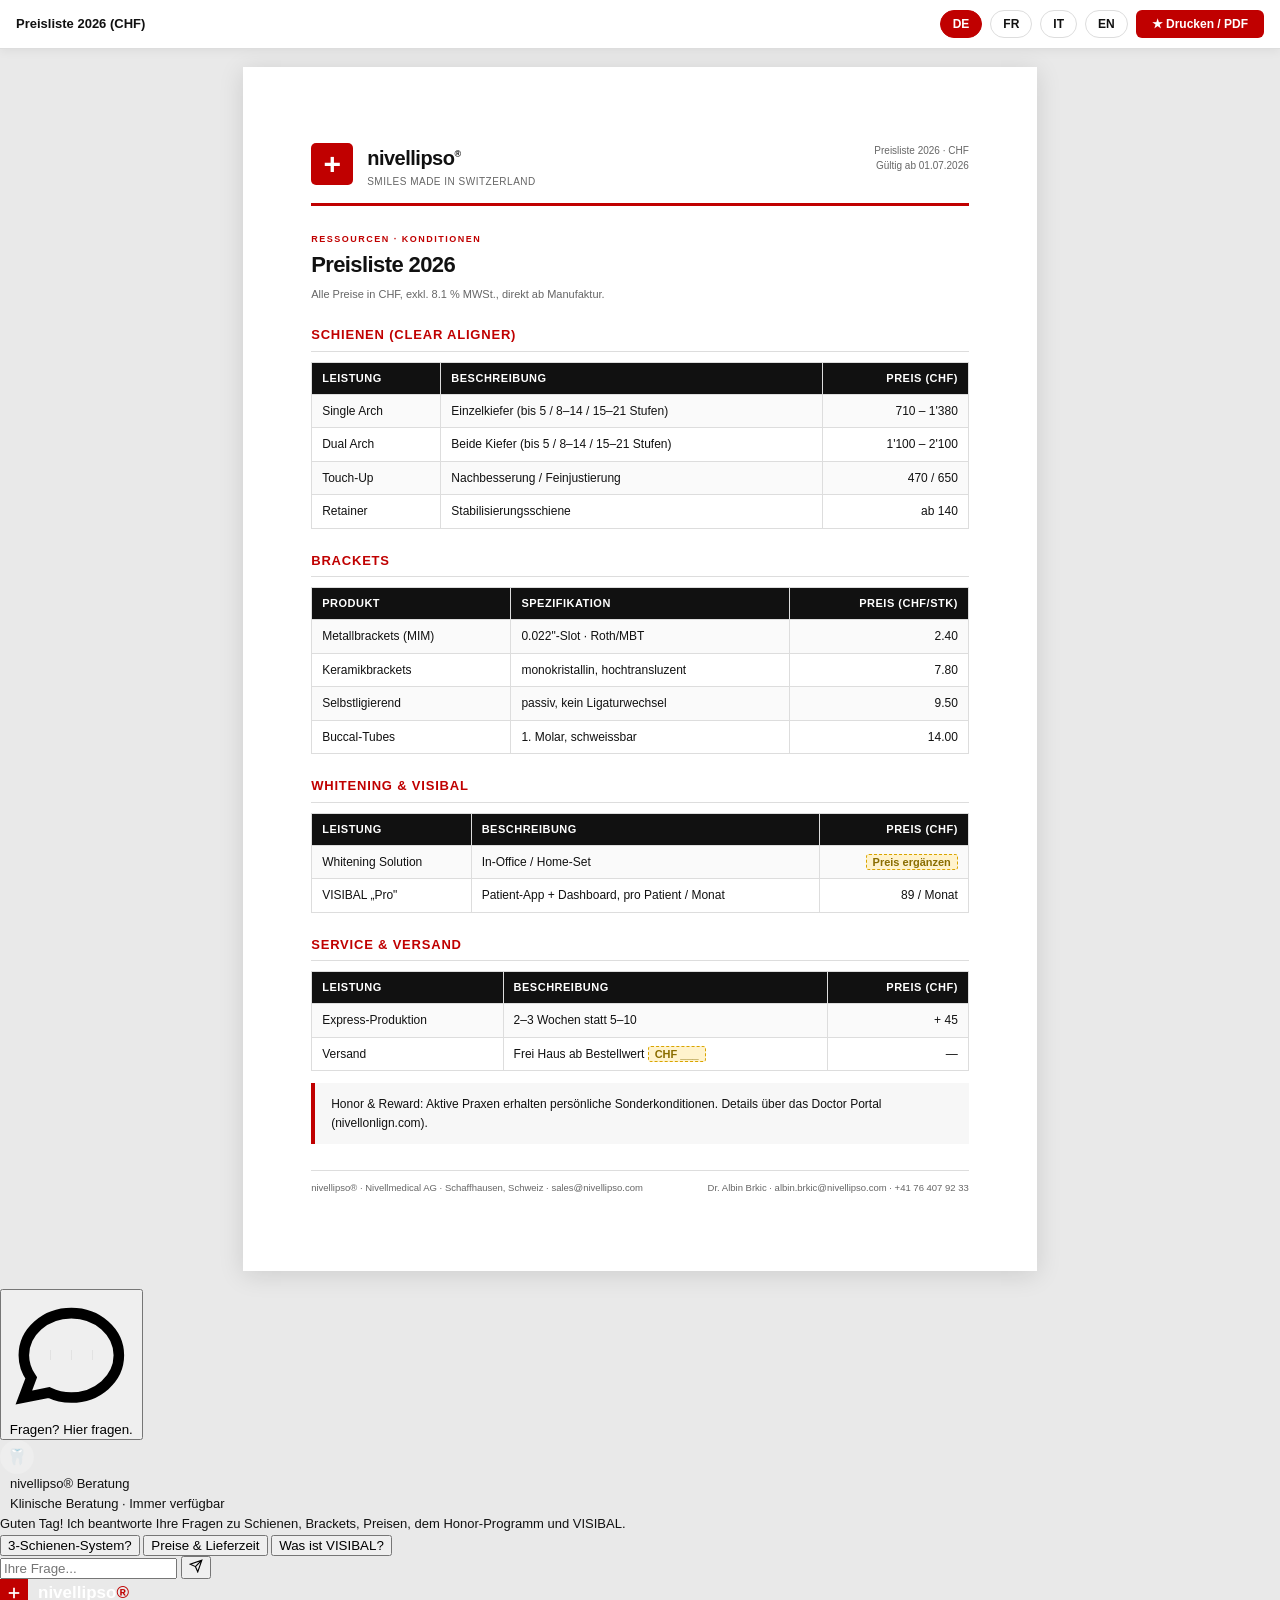
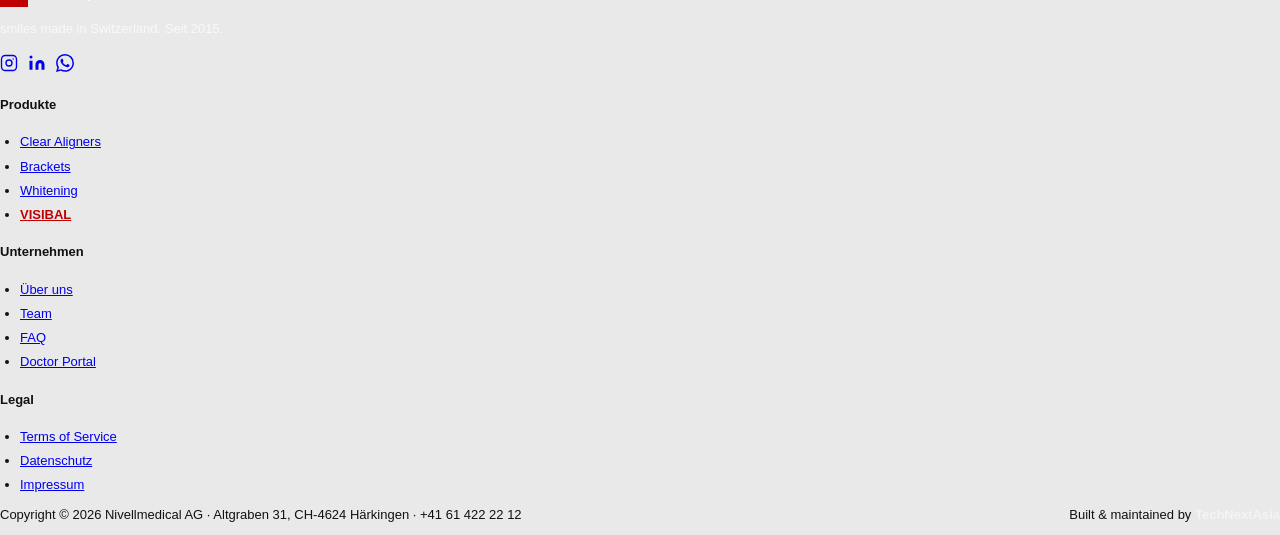
<file: dokumente/preisliste-2026.html>
﻿<!DOCTYPE html>
<html lang="de">
<head>
<meta charset="utf-8"/>
<meta name="viewport" content="width=device-width, initial-scale=1"/>
<title>nivellipso® — Preisliste 2026 (CHF)</title>
<link rel="stylesheet" href="../assets/css/nivell-form.css?v=20260612"/>
</head>
<body>

<div class="toolbar">
  <span class="tb-title">Preisliste 2026 (CHF)</span>
  <button class="lang-pill" data-lang="de">DE</button>
  <button class="lang-pill" data-lang="fr">FR</button>
  <button class="lang-pill" data-lang="it">IT</button>
  <button class="lang-pill" data-lang="en">EN</button>
  <button class="print-btn" onclick="nivellPrint()">★ Drucken / PDF</button>
</div>

<!-- ════════ DE ════════ -->
<section class="lang-section" data-lang="de">
<div class="page">
  <div class="doc-head">
    <div class="logo-sq"></div>
    <div><div class="brand-name">nivellipso<sup>®</sup></div><div class="brand-sub">smiles made in Switzerland</div></div>
    <div class="doc-meta">Preisliste 2026 · CHF<br/>Gültig ab 01.07.2026</div>
  </div>
  <div class="doc-tag">Ressourcen · Konditionen</div>
  <h1 class="doc-title">Preisliste 2026</h1>
  <p class="small">Alle Preise in CHF, exkl. 8.1 % MWSt., direkt ab Manufaktur.</p>

  <h2 class="sec">Schienen (Clear Aligner)</h2>
  <table>
    <tr><th>Leistung</th><th>Beschreibung</th><th style="text-align:right;">Preis (CHF)</th></tr>
    <tr><td>Single Arch</td><td>Einzelkiefer (bis 5 / 8–14 / 15–21 Stufen)</td><td class="num">710 – 1'380</td></tr>
    <tr><td>Dual Arch</td><td>Beide Kiefer (bis 5 / 8–14 / 15–21 Stufen)</td><td class="num">1'100 – 2'100</td></tr>
    <tr><td>Touch-Up</td><td>Nachbesserung / Feinjustierung</td><td class="num">470 / 650</td></tr>
    <tr><td>Retainer</td><td>Stabilisierungsschiene</td><td class="num">ab 140</td></tr>
  </table>

  <h2 class="sec">Brackets</h2>
  <table>
    <tr><th>Produkt</th><th>Spezifikation</th><th style="text-align:right;">Preis (CHF/Stk)</th></tr>
    <tr><td>Metallbrackets (MIM)</td><td>0.022"-Slot · Roth/MBT</td><td class="num">2.40</td></tr>
    <tr><td>Keramikbrackets</td><td>monokristallin, hochtransluzent</td><td class="num">7.80</td></tr>
    <tr><td>Selbstligierend</td><td>passiv, kein Ligaturwechsel</td><td class="num">9.50</td></tr>
    <tr><td>Buccal-Tubes</td><td>1. Molar, schweissbar</td><td class="num">14.00</td></tr>
  </table>

  <h2 class="sec">Whitening &amp; VISIBAL</h2>
  <table>
    <tr><th>Leistung</th><th>Beschreibung</th><th style="text-align:right;">Preis (CHF)</th></tr>
    <tr><td>Whitening Solution</td><td>In-Office / Home-Set</td><td class="num"><span class="placeholder">Preis ergänzen</span></td></tr>
    <tr><td>VISIBAL „Pro"</td><td>Patient-App + Dashboard, pro Patient / Monat</td><td class="num">89 / Monat</td></tr>
  </table>

  <h2 class="sec">Service &amp; Versand</h2>
  <table>
    <tr><th>Leistung</th><th>Beschreibung</th><th style="text-align:right;">Preis (CHF)</th></tr>
    <tr><td>Express-Produktion</td><td>2–3 Wochen statt 5–10</td><td class="num">+ 45</td></tr>
    <tr><td>Versand</td><td>Frei Haus ab Bestellwert <span class="placeholder">CHF ___</span></td><td class="num">—</td></tr>
  </table>

  <div class="callout">Honor &amp; Reward: Aktive Praxen erhalten persönliche Sonderkonditionen. Details über das Doctor Portal (nivellonlign.com).</div>

  <div class="doc-foot">
    <span>nivellipso® · Nivellmedical AG · Schaffhausen, Schweiz · sales@nivellipso.com</span>
    <span>Dr. Albin Brkic · albin.brkic@nivellipso.com · +41 76 407 92 33</span>
  </div>
</div>
</section>

<!-- ════════ FR ════════ -->
<section class="lang-section" data-lang="fr">
<div class="page">
  <div class="doc-head">
    <div class="logo-sq"></div>
    <div><div class="brand-name">nivellipso<sup>®</sup></div><div class="brand-sub">smiles made in Switzerland</div></div>
    <div class="doc-meta">Tarifs 2026 · CHF<br/>Valable dès le 01.07.2026</div>
  </div>
  <div class="doc-tag">Ressources · Conditions</div>
  <h1 class="doc-title">Liste de prix 2026</h1>
  <p class="small">Tous les prix en CHF, hors TVA 8,1 %, départ manufacture.</p>

  <h2 class="sec">Gouttières (Clear Aligners)</h2>
  <table>
    <tr><th>Prestation</th><th>Description</th><th style="text-align:right;">Prix (CHF)</th></tr>
    <tr><td>Single Arch</td><td>Une arcade (jusqu'à 5 / 8–14 / 15–21 étapes)</td><td class="num">710 – 1'380</td></tr>
    <tr><td>Dual Arch</td><td>Deux arcades (jusqu'à 5 / 8–14 / 15–21 étapes)</td><td class="num">1'100 – 2'100</td></tr>
    <tr><td>Touch-Up</td><td>Retouche / ajustement fin</td><td class="num">470 / 650</td></tr>
    <tr><td>Contention</td><td>Gouttière de stabilisation</td><td class="num">dès 140</td></tr>
  </table>

  <h2 class="sec">Brackets</h2>
  <table>
    <tr><th>Produit</th><th>Spécification</th><th style="text-align:right;">Prix (CHF/pce)</th></tr>
    <tr><td>Brackets métalliques (MIM)</td><td>slot 0.022" · Roth/MBT</td><td class="num">2.40</td></tr>
    <tr><td>Brackets céramique</td><td>monocristallin, très translucide</td><td class="num">7.80</td></tr>
    <tr><td>Auto-ligaturants</td><td>passif, sans ligature</td><td class="num">9.50</td></tr>
    <tr><td>Tubes buccaux</td><td>1ère molaire, soudable</td><td class="num">14.00</td></tr>
  </table>

  <h2 class="sec">Whitening &amp; VISIBAL</h2>
  <table>
    <tr><th>Prestation</th><th>Description</th><th style="text-align:right;">Prix (CHF)</th></tr>
    <tr><td>Whitening Solution</td><td>au cabinet / kit à domicile</td><td class="num"><span class="placeholder">prix à compléter</span></td></tr>
    <tr><td>VISIBAL « Pro »</td><td>App patient + tableau de bord, par patient / mois</td><td class="num">89 / mois</td></tr>
  </table>

  <h2 class="sec">Service &amp; expédition</h2>
  <table>
    <tr><th>Prestation</th><th>Description</th><th style="text-align:right;">Prix (CHF)</th></tr>
    <tr><td>Production express</td><td>2–3 semaines au lieu de 5–10</td><td class="num">+ 45</td></tr>
    <tr><td>Expédition</td><td>Franco dès une commande de <span class="placeholder">CHF ___</span></td><td class="num">—</td></tr>
  </table>

  <div class="callout">Honor &amp; Reward : les cabinets actifs bénéficient de conditions personnalisées. Détails via le Doctor Portal (nivellonlign.com).</div>

  <div class="doc-foot">
    <span>nivellipso® · Nivellmedical AG · Schaffhouse, Suisse · sales@nivellipso.com</span>
    <span>Dr Albin Brkic · albin.brkic@nivellipso.com · +41 76 407 92 33</span>
  </div>
</div>
</section>

<!-- ════════ IT ════════ -->
<section class="lang-section" data-lang="it">
<div class="page">
  <div class="doc-head">
    <div class="logo-sq"></div>
    <div><div class="brand-name">nivellipso<sup>®</sup></div><div class="brand-sub">smiles made in Switzerland</div></div>
    <div class="doc-meta">Listino 2026 · CHF<br/>Valido dal 01.07.2026</div>
  </div>
  <div class="doc-tag">Risorse · Condizioni</div>
  <h1 class="doc-title">Listino prezzi 2026</h1>
  <p class="small">Tutti i prezzi in CHF, IVA 8,1 % esclusa, franco fabbrica.</p>

  <h2 class="sec">Allineatori (Clear Aligners)</h2>
  <table>
    <tr><th>Prestazione</th><th>Descrizione</th><th style="text-align:right;">Prezzo (CHF)</th></tr>
    <tr><td>Single Arch</td><td>Un'arcata (fino a 5 / 8–14 / 15–21 step)</td><td class="num">710 – 1'380</td></tr>
    <tr><td>Dual Arch</td><td>Entrambe le arcate (fino a 5 / 8–14 / 15–21 step)</td><td class="num">1'100 – 2'100</td></tr>
    <tr><td>Touch-Up</td><td>Ritocco / regolazione fine</td><td class="num">470 / 650</td></tr>
    <tr><td>Contenzione</td><td>Mascherina di stabilizzazione</td><td class="num">da 140</td></tr>
  </table>

  <h2 class="sec">Brackets</h2>
  <table>
    <tr><th>Prodotto</th><th>Specifica</th><th style="text-align:right;">Prezzo (CHF/pz)</th></tr>
    <tr><td>Brackets metallici (MIM)</td><td>slot 0.022" · Roth/MBT</td><td class="num">2.40</td></tr>
    <tr><td>Brackets ceramici</td><td>monocristallino, alta traslucenza</td><td class="num">7.80</td></tr>
    <tr><td>Autoleganti</td><td>passivi, senza legatura</td><td class="num">9.50</td></tr>
    <tr><td>Tubi buccali</td><td>1° molare, saldabile</td><td class="num">14.00</td></tr>
  </table>

  <h2 class="sec">Whitening &amp; VISIBAL</h2>
  <table>
    <tr><th>Prestazione</th><th>Descrizione</th><th style="text-align:right;">Prezzo (CHF)</th></tr>
    <tr><td>Whitening Solution</td><td>in studio / kit domiciliare</td><td class="num"><span class="placeholder">prezzo da inserire</span></td></tr>
    <tr><td>VISIBAL «Pro»</td><td>App paziente + dashboard, per paziente / mese</td><td class="num">89 / mese</td></tr>
  </table>

  <h2 class="sec">Servizio &amp; spedizione</h2>
  <table>
    <tr><th>Prestazione</th><th>Descrizione</th><th style="text-align:right;">Prezzo (CHF)</th></tr>
    <tr><td>Produzione express</td><td>2–3 settimane invece di 5–10</td><td class="num">+ 45</td></tr>
    <tr><td>Spedizione</td><td>Franco da un ordine di <span class="placeholder">CHF ___</span></td><td class="num">—</td></tr>
  </table>

  <div class="callout">Honor &amp; Reward: gli studi attivi ricevono condizioni personalizzate. Dettagli tramite il Doctor Portal (nivellonlign.com).</div>

  <div class="doc-foot">
    <span>nivellipso® · Nivellmedical AG · Sciaffusa, Svizzera · sales@nivellipso.com</span>
    <span>Dr. Albin Brkic · albin.brkic@nivellipso.com · +41 76 407 92 33</span>
  </div>
</div>
</section>

<!-- ════════ EN ════════ -->
<section class="lang-section" data-lang="en">
<div class="page">
  <div class="doc-head">
    <div class="logo-sq"></div>
    <div><div class="brand-name">nivellipso<sup>®</sup></div><div class="brand-sub">smiles made in Switzerland</div></div>
    <div class="doc-meta">Price list 2026 · CHF<br/>Valid from 01.07.2026</div>
  </div>
  <div class="doc-tag">Resources · Terms</div>
  <h1 class="doc-title">Price List 2026</h1>
  <p class="small">All prices in CHF, excl. 8.1 % VAT, ex works.</p>

  <h2 class="sec">Aligners (Clear Aligners)</h2>
  <table>
    <tr><th>Service</th><th>Description</th><th style="text-align:right;">Price (CHF)</th></tr>
    <tr><td>Single Arch</td><td>One arch (up to 5 / 8–14 / 15–21 stages)</td><td class="num">710 – 1'380</td></tr>
    <tr><td>Dual Arch</td><td>Both arches (up to 5 / 8–14 / 15–21 stages)</td><td class="num">1'100 – 2'100</td></tr>
    <tr><td>Touch-Up</td><td>Refinement / fine adjustment</td><td class="num">470 / 650</td></tr>
    <tr><td>Retainer</td><td>Stabilisation appliance</td><td class="num">from 140</td></tr>
  </table>

  <h2 class="sec">Brackets</h2>
  <table>
    <tr><th>Product</th><th>Specification</th><th style="text-align:right;">Price (CHF/unit)</th></tr>
    <tr><td>Metal brackets (MIM)</td><td>0.022" slot · Roth/MBT</td><td class="num">2.40</td></tr>
    <tr><td>Ceramic brackets</td><td>monocrystalline, high translucency</td><td class="num">7.80</td></tr>
    <tr><td>Self-ligating</td><td>passive, no ligature change</td><td class="num">9.50</td></tr>
    <tr><td>Buccal tubes</td><td>1st molar, weldable</td><td class="num">14.00</td></tr>
  </table>

  <h2 class="sec">Whitening &amp; VISIBAL</h2>
  <table>
    <tr><th>Service</th><th>Description</th><th style="text-align:right;">Price (CHF)</th></tr>
    <tr><td>Whitening Solution</td><td>in-office / home kit</td><td class="num"><span class="placeholder">add price</span></td></tr>
    <tr><td>VISIBAL "Pro"</td><td>Patient app + dashboard, per patient / month</td><td class="num">89 / month</td></tr>
  </table>

  <h2 class="sec">Service &amp; shipping</h2>
  <table>
    <tr><th>Service</th><th>Description</th><th style="text-align:right;">Price (CHF)</th></tr>
    <tr><td>Express production</td><td>2–3 weeks instead of 5–10</td><td class="num">+ 45</td></tr>
    <tr><td>Shipping</td><td>Free from an order value of <span class="placeholder">CHF ___</span></td><td class="num">—</td></tr>
  </table>

  <div class="callout">Honor &amp; Reward: active practices receive personalised terms. Details via the Doctor Portal (nivellonlign.com).</div>

  <div class="doc-foot">
    <span>nivellipso® · Nivellmedical AG · Schaffhausen, Switzerland · sales@nivellipso.com</span>
    <span>Dr Albin Brkic · albin.brkic@nivellipso.com · +41 76 407 92 33</span>
  </div>
</div>
</section>

<script src="../assets/js/nivell-form.js?v=20260612"></script>
<button class="chat-toggle" id="chatToggle" onclick="toggleNivellChat()">
<svg class="c-icon" fill="none" stroke="currentColor" stroke-width="2" viewbox="0 0 24 24"><path d="M8 12h.01M12 12h.01M16 12h.01M21 12c0 4.418-4.03 8-9 8a9.863 9.863 0 01-4.255-.949L3 20l1.395-3.72C3.512 15.042 3 13.574 3 12c0-4.418 4.03-8 9-8s9 3.582 9 8z"></path></svg>
<span class="c-label" data-i18n="cb_btn">Fragen? Hier fragen.</span>
<svg class="c-close" fill="none" stroke="currentColor" stroke-width="2" style="display:none;" viewbox="0 0 24 24"><path d="M6 18L18 6M6 6l12 12"></path></svg>
</button>
<div class="chat-window" id="chatWindow">
<div class="chat-hdr"><div style="width:34px;height:34px;background:rgba(255,255,255,.2);border-radius:50%;display:flex;align-items:center;justify-content:center;font-size:16px;flex-shrink:0;">🦷</div><div style="margin-left:10px;"><div class="chat-hdr-name" data-i18n="cb_name">nivellipso® Beratung</div><div class="chat-hdr-sub" data-i18n="cb_status">Klinische Beratung · Immer verfügbar</div></div></div>
<div class="chat-msgs" id="chatMessages"><div class="msg-bot" data-i18n="cb_welcome">Guten Tag! Ich beantworte Ihre Fragen zu Schienen, Brackets, Preisen, dem Honor-Programm und VISIBAL.</div></div>
<div class="chat-suggs" id="chatSugg">
<button class="sugg" data-i18n="cs1" onclick="sendNivellSugg(this)">3-Schienen-System?</button>
<button class="sugg" data-i18n="cs2" onclick="sendNivellSugg(this)">Preise &amp; Lieferzeit</button>
<button class="sugg" data-i18n="cs3" onclick="sendNivellSugg(this)">Was ist VISIBAL?</button>
</div>
<div class="chat-input-row">
<input class="chat-input" id="chatInput" onkeypress="if(event.key==='Enter')sendNivellChat()" placeholder="Ihre Frage..."/>
<button class="chat-send" onclick="sendNivellChat()"><svg fill="none" height="14" stroke="currentColor" stroke-width="2" viewbox="0 0 24 24" width="14"><path d="M22 2L11 13M22 2l-7 20-4-9-9-4 20-7z"></path></svg></button>
</div>
</div>
<footer class="n-footer">
<div class="n-footer-inner">
<div class="n-footer-grid">
<div class="n-footer-brand">
  <div style="display:flex;align-items:center;gap:10px;margin-bottom:12px;">
    <div style="width:28px;height:28px;background:var(--red);display:flex;align-items:center;justify-content:center;"><svg viewBox="0 0 16 16" fill="none" width="14" height="14"><rect x="7" y="2" width="2" height="12" fill="white"/><rect x="2" y="7" width="12" height="2" fill="white"/></svg></div>
    <span style="font-size:17px;font-weight:700;color:white;">nivellipso<span style="color:var(--red);">®</span></span>
  </div>
  <p style="font-size:13px;color:rgba(255,255,255,.72);line-height:1.6;max-width:260px;"><span data-i18n="h_badge">smiles made in Switzerland.</span> <span data-i18n="ft_since">Seit 2015.</span></p>
  <div class="n-fsoc-row" style="display:flex;gap:10px;margin-top:14px;">
    <a href="https://www.instagram.com/nivellipso" target="_blank" rel="noopener noreferrer" aria-label="Instagram" class="n-fsoc"><svg aria-hidden="true" focusable="false" viewBox="0 0 24 24" fill="none" stroke="currentColor" stroke-width="1.8" width="18" height="18"><rect x="2" y="2" width="20" height="20" rx="5"/><circle cx="12" cy="12" r="4"/><circle cx="17.5" cy="6.5" r="1" fill="currentColor" stroke="none"/></svg></a>
    <a href="https://www.linkedin.com/company/nivellipso" target="_blank" rel="noopener noreferrer" aria-label="LinkedIn" class="n-fsoc"><svg aria-hidden="true" focusable="false" viewBox="0 0 24 24" fill="currentColor" width="18" height="18"><path d="M16 8a6 6 0 016 6v7h-4v-7a2 2 0 00-2-2 2 2 0 00-2 2v7h-4v-7a6 6 0 016-6zM2 9h4v12H2z"/><circle cx="4" cy="4" r="2"/></svg></a>
    <a href="https://wa.me/41794697176" target="_blank" rel="noopener noreferrer" aria-label="WhatsApp" class="n-fsoc"><svg aria-hidden="true" focusable="false" viewBox="0 0 24 24" fill="currentColor" width="18" height="18"><path d="M17.472 14.382c-.297-.149-1.758-.867-2.03-.967-.273-.099-.471-.148-.67.15-.197.297-.767.966-.94 1.164-.173.199-.347.223-.644.075-.297-.15-1.255-.463-2.39-1.475-.883-.788-1.48-1.761-1.653-2.059-.173-.297-.018-.458.13-.606.134-.133.298-.347.446-.52.149-.174.198-.298.298-.497.099-.198.05-.371-.025-.52-.075-.149-.669-1.612-.916-2.207-.242-.579-.487-.5-.669-.51-.173-.008-.371-.01-.57-.01-.198 0-.52.074-.792.372-.272.297-1.04 1.016-1.04 2.479 0 1.462 1.065 2.875 1.213 3.074.149.198 2.096 3.2 5.077 4.487.709.306 1.262.489 1.694.625.712.227 1.36.195 1.871.118.571-.085 1.758-.719 2.006-1.413.248-.694.248-1.289.173-1.413-.074-.124-.272-.198-.57-.347m-5.421 7.403h-.004a9.87 9.87 0 01-5.031-1.378l-.361-.214-3.741.982.998-3.648-.235-.374a9.86 9.86 0 01-1.51-5.26c.001-5.45 4.436-9.884 9.888-9.884 2.64 0 5.122 1.03 6.988 2.898a9.825 9.825 0 012.893 6.994c-.003 5.45-4.437 9.884-9.885 9.884m8.413-18.297A11.815 11.815 0 0012.05 0C5.495 0 .16 5.335.157 11.892c0 2.096.547 4.142 1.588 5.945L.057 24l6.305-1.654a11.882 11.882 0 005.683 1.448h.005c6.554 0 11.89-5.335 11.893-11.893a11.821 11.821 0 00-3.48-8.413z"/></svg></a>
  </div>
</div>
<div class="n-footer-col">
  <h4>Produkte</h4>
  <ul>
    <li><a href="/aligner/">Clear Aligners</a></li>
    <li><a href="/brackets/">Brackets</a></li>
    <li><a href="/whitening/">Whitening</a></li>
    <li><a href="/visibal/" style="color:var(--red);font-weight:700;">VISIBAL</a></li>
  </ul>
</div>
<div class="n-footer-col">
  <h4>Unternehmen</h4>
  <ul>
    <li><a href="/#about">Über uns</a></li>
    <li><a href="/#contacts">Team</a></li>
    <li><a href="/#faq">FAQ</a></li>
    <li><a href="https://nivellonlign.com/" target="_blank" rel="noopener noreferrer">Doctor Portal</a></li>
  </ul>
</div>
<div class="n-footer-col">
  <h4>Legal</h4>
  <ul>
    <li><a href="/agb/">Terms of Service</a></li>
    <li><a href="/datenschutz/">Datenschutz</a></li>
    <li><a href="/impressum/">Impressum</a></li>
  </ul>
</div>
</div>
<div class="n-footer-bottom" style="display:flex;align-items:center;justify-content:space-between;flex-wrap:wrap;gap:6px;">
  <p>Copyright &copy; 2026 Nivellmedical AG &middot; Altgraben 31, CH-4624 H&auml;rkingen &middot; +41 61 422 22 12</p>
  <p>Built &amp; maintained by <a href="https://technextasia.com" target="_blank" rel="noopener noreferrer" style="color:rgba(255,255,255,.5);text-decoration:none;font-weight:700;" onmouseover="this.style.color='#fff'" onmouseout="this.style.color='rgba(255,255,255,.5)'">TechNextAsia</a></p>
</div>
</div>
</footer>
</body>
</html>
</file>
<file: assets/css/nivell-form.css>
/* ============================================================
   nivellipso® — Formular- & Druck-Stylesheet (A4, print→PDF)
   Gemeinsam für alle Dokumente. Marke: Rot #C00000 / Schwarz / Weiß.
   ============================================================ */
:root{
  --red:#C00000; --red-dark:#8a0000; --black:#111; --grey:#666;
  --border:#ddd; --bg:#f7f7f7; --line:#999;
}
*{box-sizing:border-box;}
html,body{margin:0;padding:0;}
body{
  font-family:-apple-system,BlinkMacSystemFont,"Segoe UI",Arial,sans-serif;
  color:var(--black); line-height:1.55; font-size:13px; background:#e9e9e9;
}

/* ── Screen-only Toolbar (Sprache + Druck) ── */
.toolbar{
  position:sticky; top:0; z-index:50; background:#fff; border-bottom:1px solid var(--border);
  display:flex; gap:8px; align-items:center; padding:10px 16px; flex-wrap:wrap;
  box-shadow:0 2px 10px rgba(0,0,0,.06);
}
.toolbar .tb-title{font-weight:700;font-size:13px;margin-right:auto;color:var(--black);}
.lang-pill{
  border:1px solid var(--border); background:#fff; color:var(--black);
  font-weight:700; font-size:12px; padding:6px 12px; border-radius:999px; cursor:pointer;
}
.lang-pill.active{background:var(--red); color:#fff; border-color:var(--red);}
.print-btn{
  background:var(--red); color:#fff; border:none; font-weight:700; font-size:12px;
  padding:7px 16px; border-radius:6px; cursor:pointer;
}
.print-btn:hover{background:var(--red-dark);}

/* ── A4 Seite ── */
.page{
  width:210mm; min-height:297mm; margin:18px auto; background:#fff; padding:20mm 18mm;
  box-shadow:0 4px 24px rgba(0,0,0,.12); position:relative;
}
.lang-section{display:none;}
.lang-section.active{display:block;}

/* ── Kopf ── */
.doc-head{display:flex;align-items:flex-start;gap:14px;border-bottom:3px solid var(--red);padding-bottom:14px;margin-bottom:22px;}
.logo-sq{width:42px;height:42px;background:var(--red);border-radius:5px;position:relative;flex-shrink:0;}
.logo-sq::after{content:"+";position:absolute;top:50%;left:50%;transform:translate(-50%,-50%);color:#fff;font-size:30px;font-weight:900;line-height:1;}
.brand-name{font-size:20px;font-weight:800;letter-spacing:-.5px;}
.brand-name sup{font-size:9px;}
.brand-sub{font-size:10px;color:var(--grey);letter-spacing:.5px;text-transform:uppercase;}
.doc-meta{margin-left:auto;text-align:right;font-size:10px;color:var(--grey);line-height:1.5;}
.doc-title{font-size:22px;font-weight:800;letter-spacing:-.6px;margin:0 0 4px;}
.doc-tag{display:inline-block;font-size:9px;font-weight:700;letter-spacing:1.5px;text-transform:uppercase;color:var(--red);}

/* ── Inhalt ── */
h2.sec{font-size:13px;font-weight:800;text-transform:uppercase;letter-spacing:.8px;color:var(--red);
  border-bottom:1px solid var(--border);padding-bottom:5px;margin:22px 0 10px;}
h3.sub{font-size:13px;font-weight:700;margin:14px 0 4px;}
p{margin:0 0 9px;}
ul,ol{margin:0 0 10px;padding-left:20px;}
li{margin-bottom:4px;}
.small{font-size:11px;color:var(--grey);}
.muted{color:var(--grey);}
.placeholder{background:#fff3cd;border:1px dashed #d9a400;color:#8a6d00;padding:1px 6px;border-radius:3px;font-size:11px;font-weight:600;}
.callout{background:var(--bg);border-left:4px solid var(--red);padding:12px 16px;margin:12px 0;font-size:12px;}

/* Felder zum Ausfüllen */
.field{display:flex;align-items:flex-end;gap:8px;margin:8px 0;}
.field label{font-size:11px;color:var(--grey);min-width:140px;}
.fill{flex:1;border-bottom:1px solid var(--line);min-height:18px;}
.fill.short{flex:0 0 180px;}
.row2{display:flex;gap:24px;}
.row2>.field{flex:1;}
.checkline{display:flex;align-items:flex-start;gap:8px;margin:7px 0;font-size:12px;}
.box{width:13px;height:13px;border:1.5px solid var(--black);flex-shrink:0;margin-top:1px;}

/* Tabellen (Preisliste, CE) */
table{width:100%;border-collapse:collapse;margin:10px 0;font-size:12px;}
th,td{border:1px solid var(--border);padding:7px 10px;text-align:left;}
th{background:var(--black);color:#fff;font-weight:700;font-size:11px;text-transform:uppercase;letter-spacing:.5px;}
tr:nth-child(even) td{background:#fafafa;}
td.num{text-align:right;font-variant-numeric:tabular-nums;white-space:nowrap;}
.def-table th{width:38%;background:#f0f0f0;color:var(--black);}

/* Unterschriften */
.sig-grid{display:flex;gap:40px;margin-top:30px;}
.sig{flex:1;}
.sig-line{border-top:1px solid var(--black);margin-top:42px;padding-top:5px;font-size:11px;color:var(--grey);}

/* Fuß */
.doc-foot{margin-top:26px;border-top:1px solid var(--border);padding-top:10px;font-size:9.5px;color:var(--grey);line-height:1.5;display:flex;justify-content:space-between;gap:16px;}

/* ── Druck ── */
@media print{
  @page{size:A4;margin:14mm;}
  body{background:#fff;font-size:11.5px;}
  .toolbar{display:none !important;}
  .page{width:auto;min-height:0;margin:0;padding:0;box-shadow:none;}
  .lang-section{display:none !important;}
  .lang-section.active{display:block !important;}
  .placeholder{background:none;border:none;color:#000;}
  .page-break{page-break-before:always;}
}
</file>
